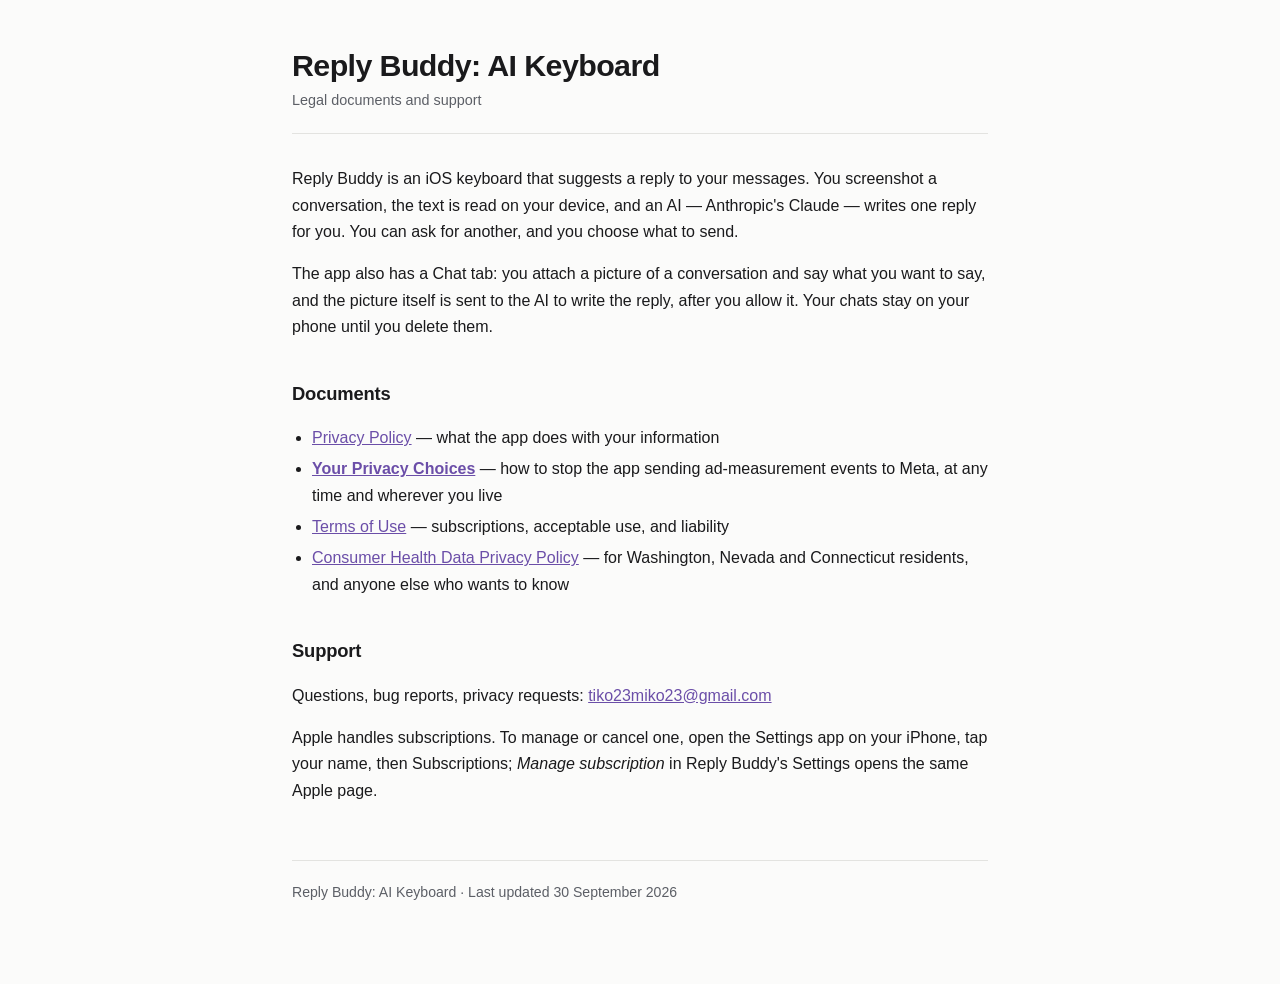
<file: index.html>
<!DOCTYPE html>
<html lang="en">
<head>
<meta charset="utf-8">
<meta name="viewport" content="width=device-width, initial-scale=1">
<title>Reply Buddy · Legal</title>
<link rel="stylesheet" href="style.css">
</head>
<body>
<div class="wrap">
<header>
  <h1>Reply Buddy: AI Keyboard</h1>
  <p class="meta">Legal documents and support</p>
</header>

<p>Reply Buddy is an iOS keyboard that suggests a reply to your messages. You screenshot a
conversation, the text is read on your device, and an AI — Anthropic's Claude — writes one reply for
you. You can ask for another, and you choose what to send.</p>
<p>The app also has a Chat tab: you attach a picture of a conversation and say what you want to say,
and the picture itself is sent to the AI to write the reply, after you allow it. Your chats stay on your phone
until you delete them.</p>

<h2>Documents</h2>
<ul>
  <li><a href="privacy.html">Privacy Policy</a> — what the app does with your information</li>
  <li><a href="privacy.html#opt-out"><strong>Your Privacy Choices</strong></a> — how to stop the app
      sending ad-measurement events to Meta, at any time and wherever you live</li>
  <li><a href="terms.html">Terms of Use</a> — subscriptions, acceptable use, and liability</li>
  <li><a href="consumer-health-data.html">Consumer Health Data Privacy Policy</a> — for Washington, Nevada and
      Connecticut residents, and anyone else who wants to know</li>
</ul>

<h2>Support</h2>
<p>Questions, bug reports, privacy requests:
<a href="mailto:tiko23miko23@gmail.com">tiko23miko23@gmail.com</a></p>
<p>Apple handles subscriptions. To manage or cancel one, open the Settings app on your iPhone, tap your
name, then Subscriptions; <em>Manage subscription</em> in Reply Buddy's Settings opens the same Apple
page.</p>

<footer>Reply Buddy: AI Keyboard · Last updated 30 September 2026</footer>
</div>
</body>
</html>
</file>
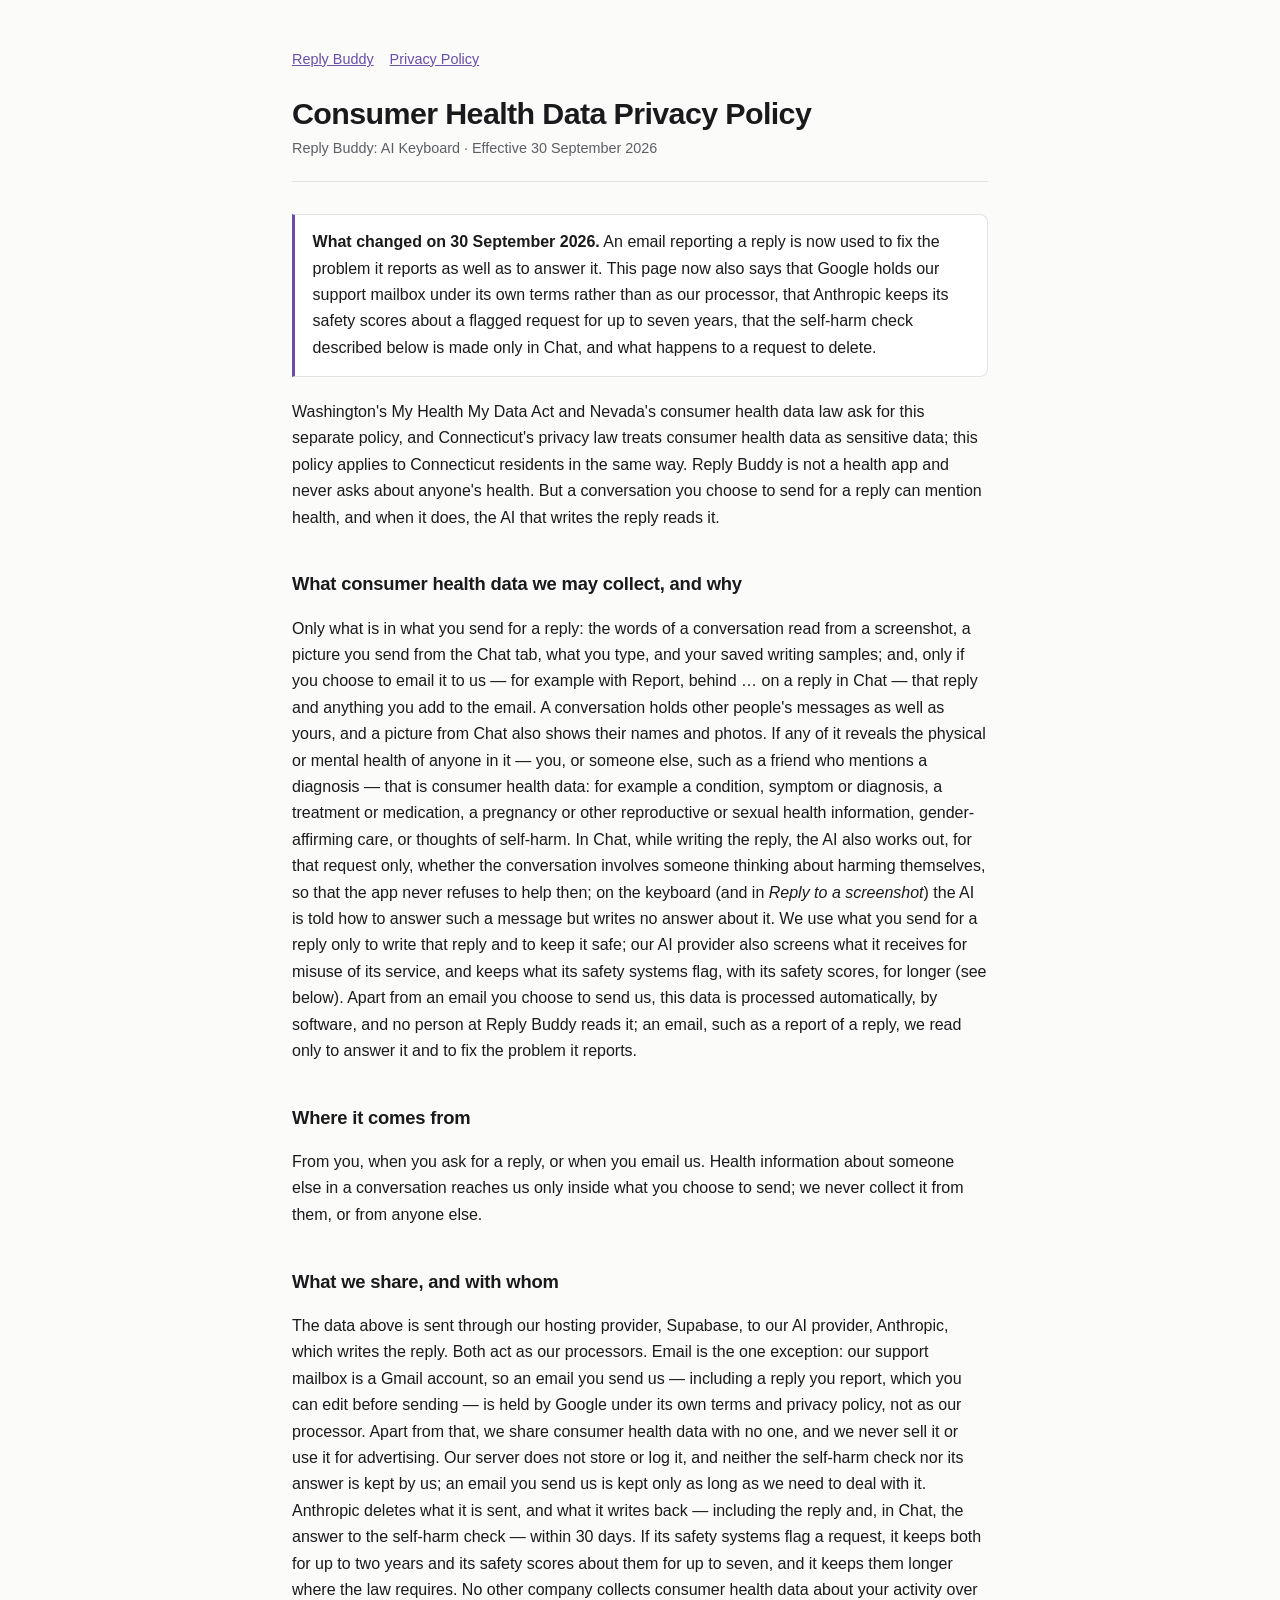
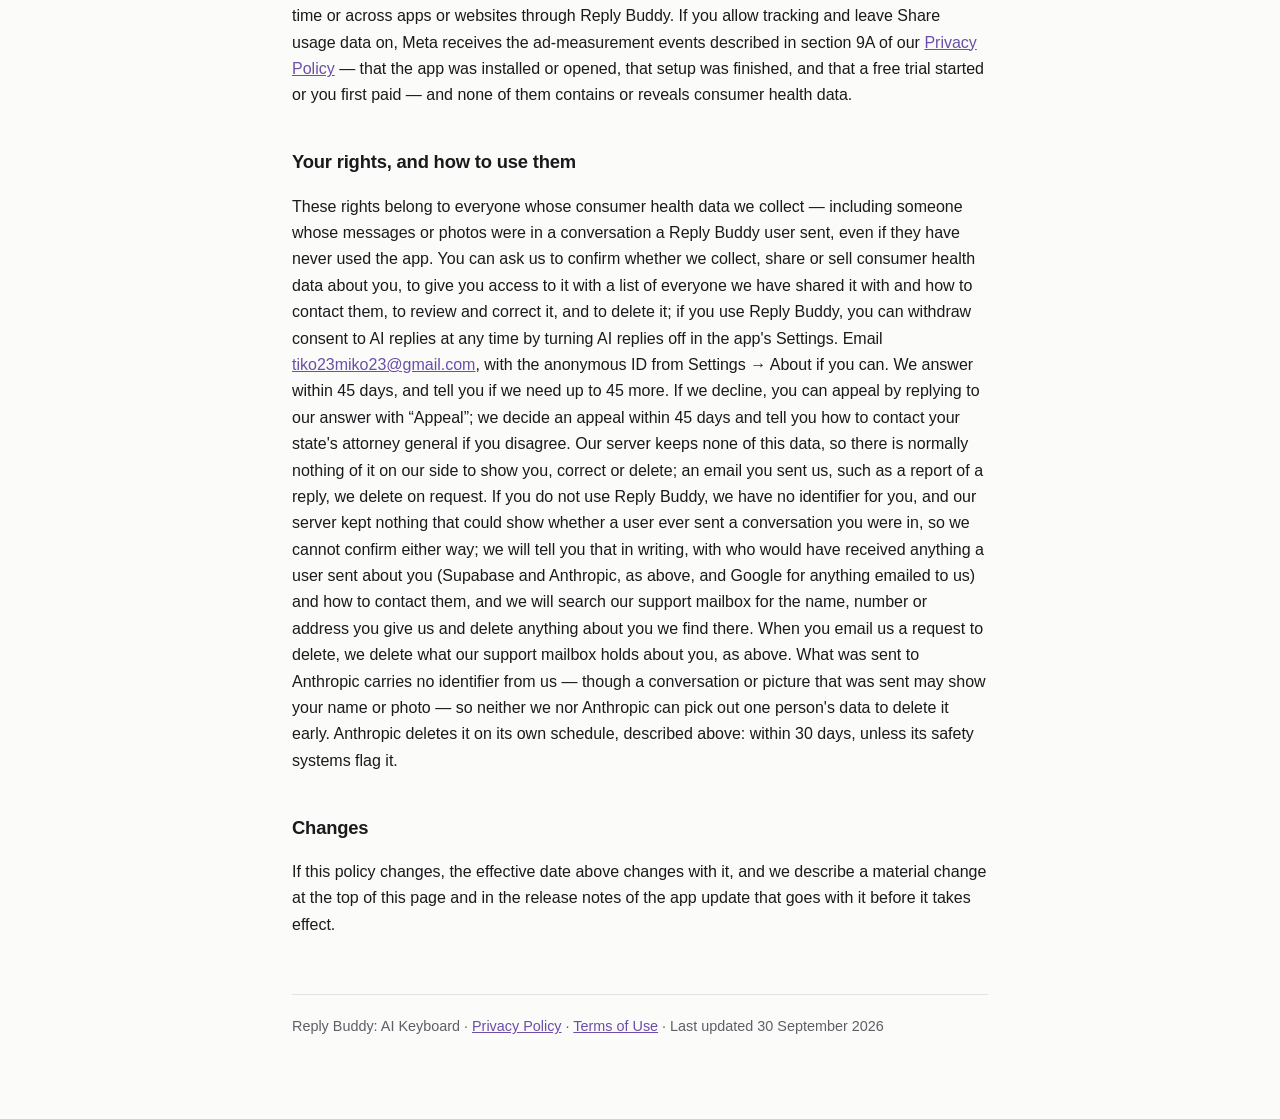
<file: consumer-health-data.html>
<!DOCTYPE html>
<html lang="en">
<head>
<meta charset="utf-8">
<meta name="viewport" content="width=device-width, initial-scale=1">
<title>Consumer Health Data Privacy Policy · Reply Buddy</title>
<link rel="stylesheet" href="style.css">
</head>
<body>
<div class="wrap">
<nav class="top"><a href="./">Reply Buddy</a><a href="privacy.html">Privacy Policy</a></nav>

<header>
  <h1>Consumer Health Data Privacy Policy</h1>
  <p class="meta">Reply Buddy: AI Keyboard · Effective 30 September 2026</p>
</header>

<div class="note">
  <p><strong>What changed on 30 September 2026.</strong> An email reporting a reply is now used to fix
  the problem it reports as well as to answer it. This page now also says that Google holds our support
  mailbox under its own terms rather than as our processor, that Anthropic keeps its safety scores about
  a flagged request for up to seven years, that the self-harm check described below is made only in
  Chat, and what happens to a request to delete.</p>
</div>

<p>Washington's My Health My Data Act and Nevada's consumer health data law ask for this separate
policy, and Connecticut's privacy law treats consumer health data as sensitive data; this policy
applies to Connecticut residents in the same way. Reply Buddy is not a health app and never asks about anyone's health. But a conversation you
choose to send for a reply can mention health, and when it does, the AI that writes the reply reads
it.</p>

<h2>What consumer health data we may collect, and why</h2>
<p>Only what is in what you send for a reply: the words of a conversation read from a screenshot, a
picture you send from the Chat tab, what you type, and your saved writing samples; and, only if you
choose to email it to us — for example with Report, behind … on a reply in Chat — that reply and anything you add to the email. A conversation holds other people's messages as well as yours, and a
picture from Chat also shows their names and photos. If any of it reveals the physical or mental health
of anyone in it — you, or someone else, such as a friend who mentions a diagnosis — that is consumer
health data: for example a condition, symptom or diagnosis, a treatment or medication, a pregnancy or
other reproductive or sexual health information, gender-affirming care, or thoughts of self-harm. In
Chat, while writing the reply, the AI also works out, for that request only, whether the conversation
involves someone thinking about harming themselves, so that the app never refuses to help then; on the
keyboard (and in <em>Reply to a screenshot</em>) the AI is told how to answer such a message but writes no answer
about it. We use what you send for a reply only to write that reply and to keep it safe; our AI provider
also screens what it receives for misuse of its service, and keeps what its safety systems flag, with
its safety scores, for longer (see below). Apart
from an email you choose to send us, this data is processed automatically, by software, and no person
at Reply Buddy reads it; an email, such as a report of a reply, we read only to answer it and to fix the
problem it reports.</p>

<h2>Where it comes from</h2>
<p>From you, when you ask for a reply, or when you email us. Health information about someone else in a
conversation reaches us only inside what you choose to send; we never collect it from them, or from
anyone else.</p>

<h2>What we share, and with whom</h2>
<p>The data above is sent through our hosting provider, Supabase, to our AI provider, Anthropic, which
writes the reply. Both act as our processors. Email is the one exception: our support mailbox is a
Gmail account, so an email you send us — including a reply you report, which you can edit before
sending — is held by Google under its own terms and privacy policy, not as our processor. Apart from
that, we share consumer health data with no one, and we never sell it or use it for advertising. Our
server does not store or log it, and neither the self-harm check nor its answer is kept by us; an email
you send us is kept only as long as we need to deal with it. Anthropic deletes what it is sent, and what
it writes back — including the reply and, in Chat, the answer to the self-harm check — within 30 days.
If its safety systems flag a request, it keeps both for up to two years and its safety scores about
them for up to seven, and it keeps them longer where the law requires. No other
company collects consumer health data about your activity over time or across apps or websites
through Reply Buddy. If you allow tracking and leave Share usage data on, Meta receives the
ad-measurement events described in section 9A of our <a href="privacy.html">Privacy Policy</a> — that
the app was installed or opened, that setup was finished, and that a free trial started or you first
paid — and none of them contains or reveals consumer health data.</p>

<h2>Your rights, and how to use them</h2>
<p>These rights belong to everyone whose consumer health data we collect — including someone whose
messages or photos were in a conversation a Reply Buddy user sent, even if they have never used the
app. You can ask us to confirm whether we collect, share or sell consumer health data about you, to give
you access to it with a list of everyone we have shared it with and how to contact them, to review and
correct it, and to delete it; if you use Reply Buddy, you can withdraw consent to AI replies at any time
by turning AI replies off in the app's Settings. Email
<a href="mailto:tiko23miko23@gmail.com">tiko23miko23@gmail.com</a>, with the anonymous ID from Settings →
About if you can. We answer within 45 days, and tell you if we need up to 45 more. If we decline, you can
appeal by replying to our answer with &ldquo;Appeal&rdquo;; we decide an appeal within 45 days and tell
you how to contact your state's attorney general if you disagree. Our server keeps none of this data, so there
is normally nothing of it on our side to show you, correct or delete; an email you sent us, such as a
report of a reply, we delete on request. If you do not use Reply Buddy, we have no identifier for you, and our
server kept nothing that could show whether a user ever sent a conversation you were in, so we cannot
confirm either way; we will tell you that in writing, with who would have received anything a user sent
about you (Supabase and Anthropic, as above, and Google for anything emailed to us) and how to contact
them, and we will search our support mailbox for the name, number or address you give us and delete
anything about you we find there. When you email us a request to delete, we delete what our support
mailbox holds about you, as above. What was sent to Anthropic carries no identifier from us — though a
conversation or picture that was sent may show your name or photo — so neither we nor Anthropic can pick
out one person's data to delete it early. Anthropic deletes it on its own schedule, described above:
within 30 days, unless its safety systems flag it.</p>

<h2>Changes</h2>
<p>If this policy changes, the effective date above changes with it, and we describe a material change
at the top of this page and in the release notes of the app update that goes with it before it takes
effect.</p>

<footer>
  <p class="meta">Reply Buddy: AI Keyboard · <a href="privacy.html">Privacy Policy</a> ·
  <a href="terms.html">Terms of Use</a> · Last updated 30 September 2026</p>
</footer>

</div>
</body>
</html>
</file>
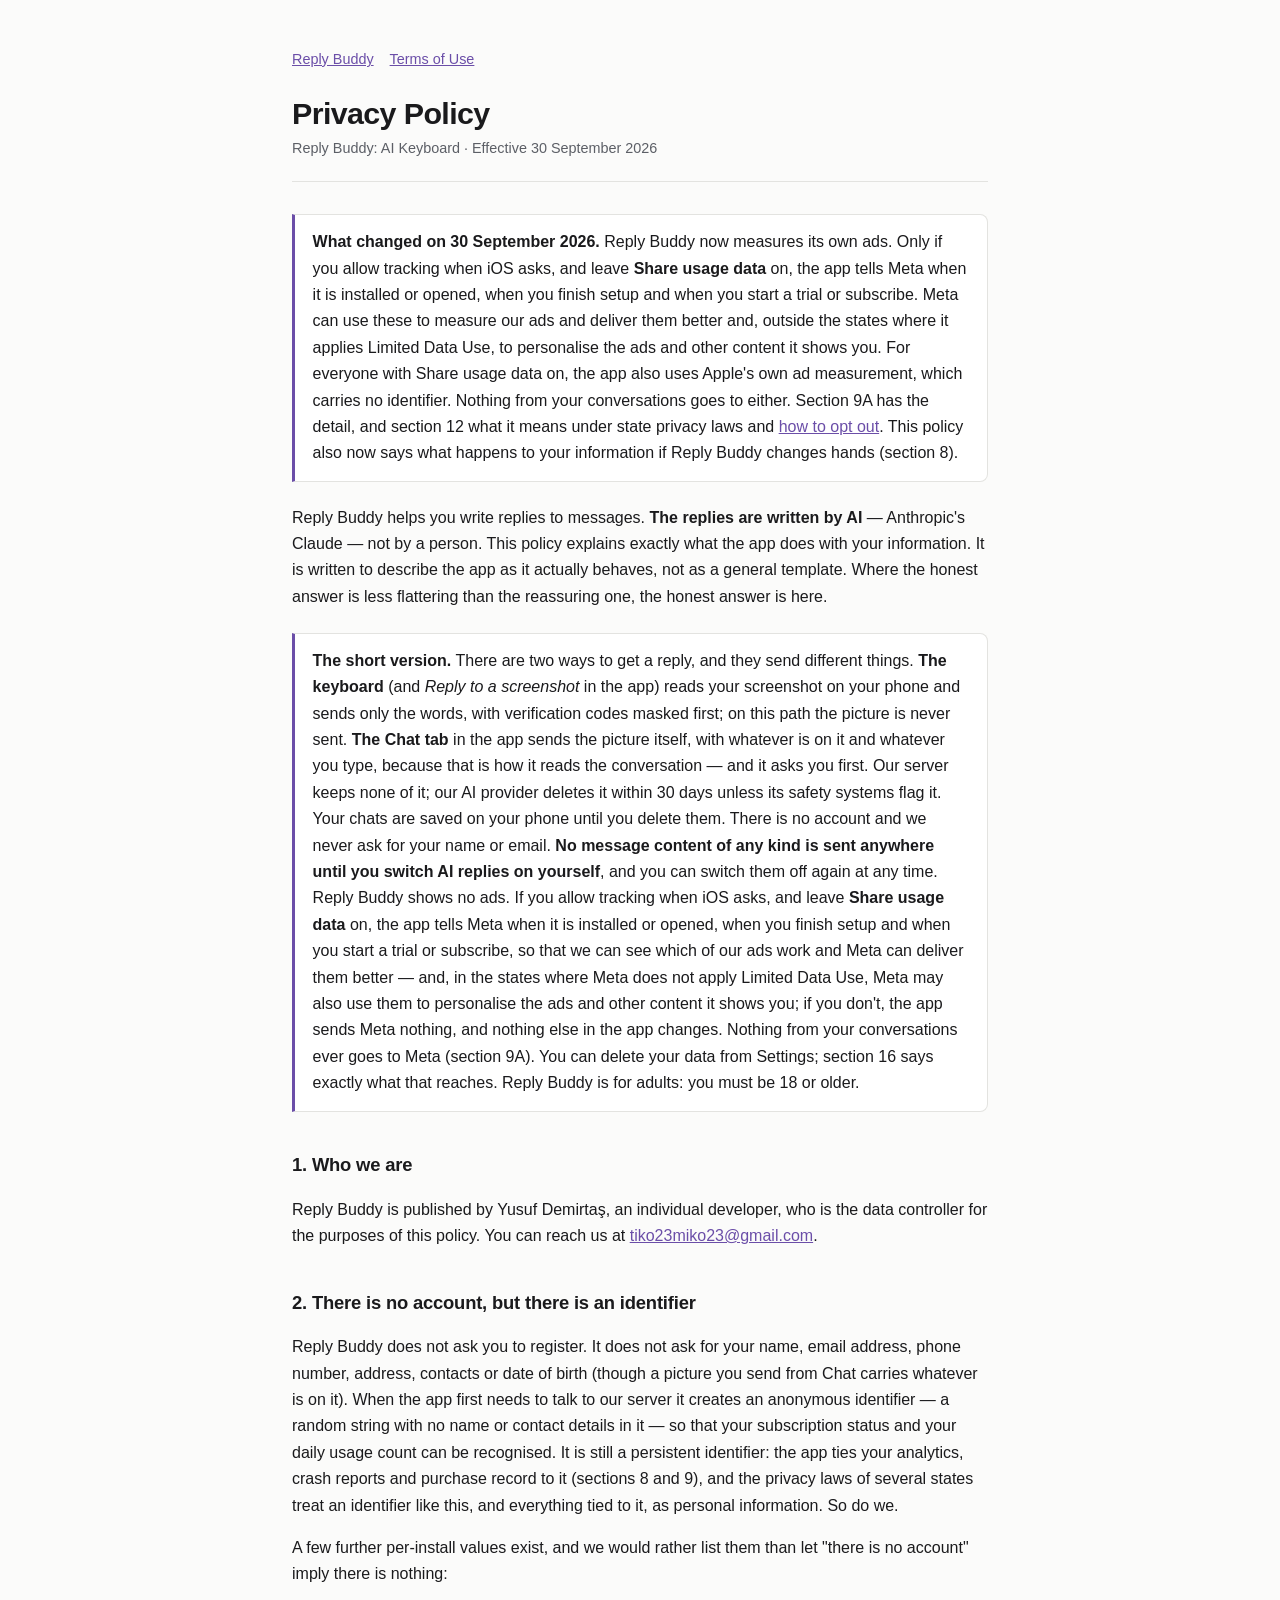
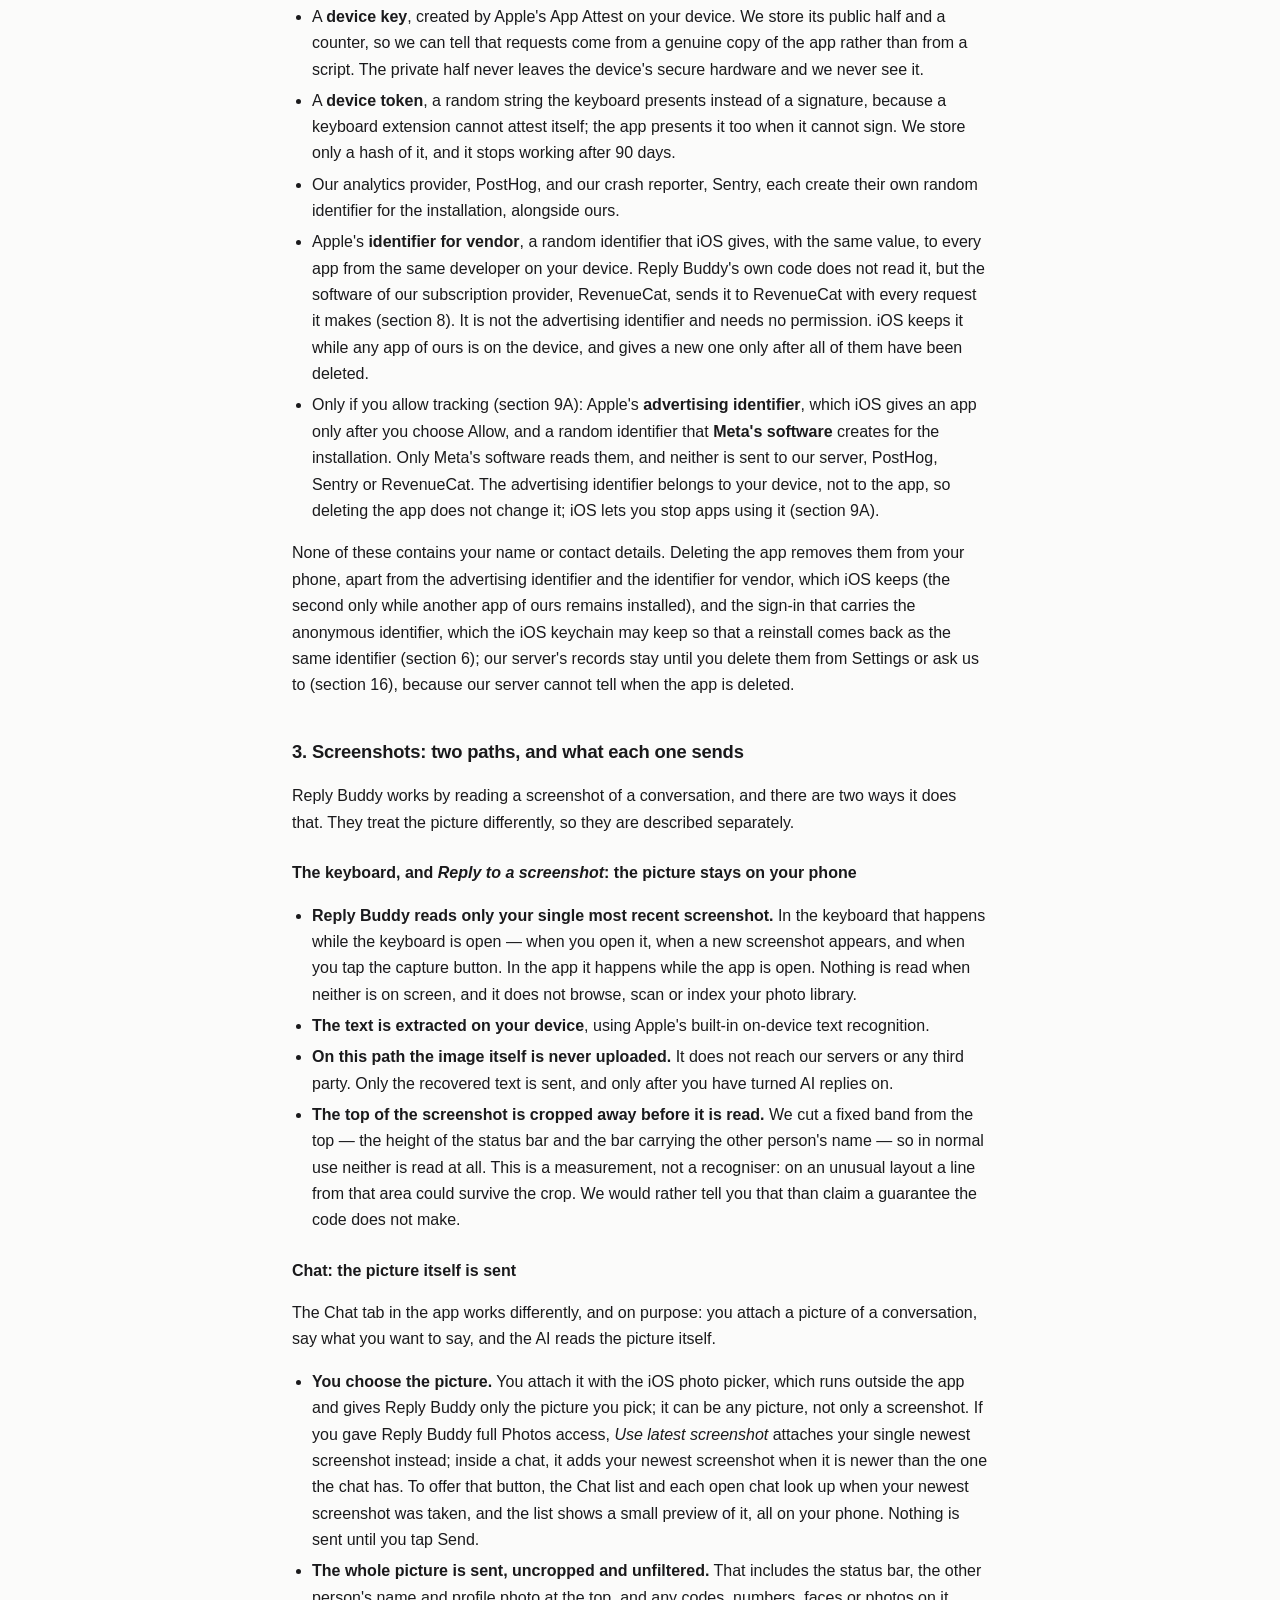
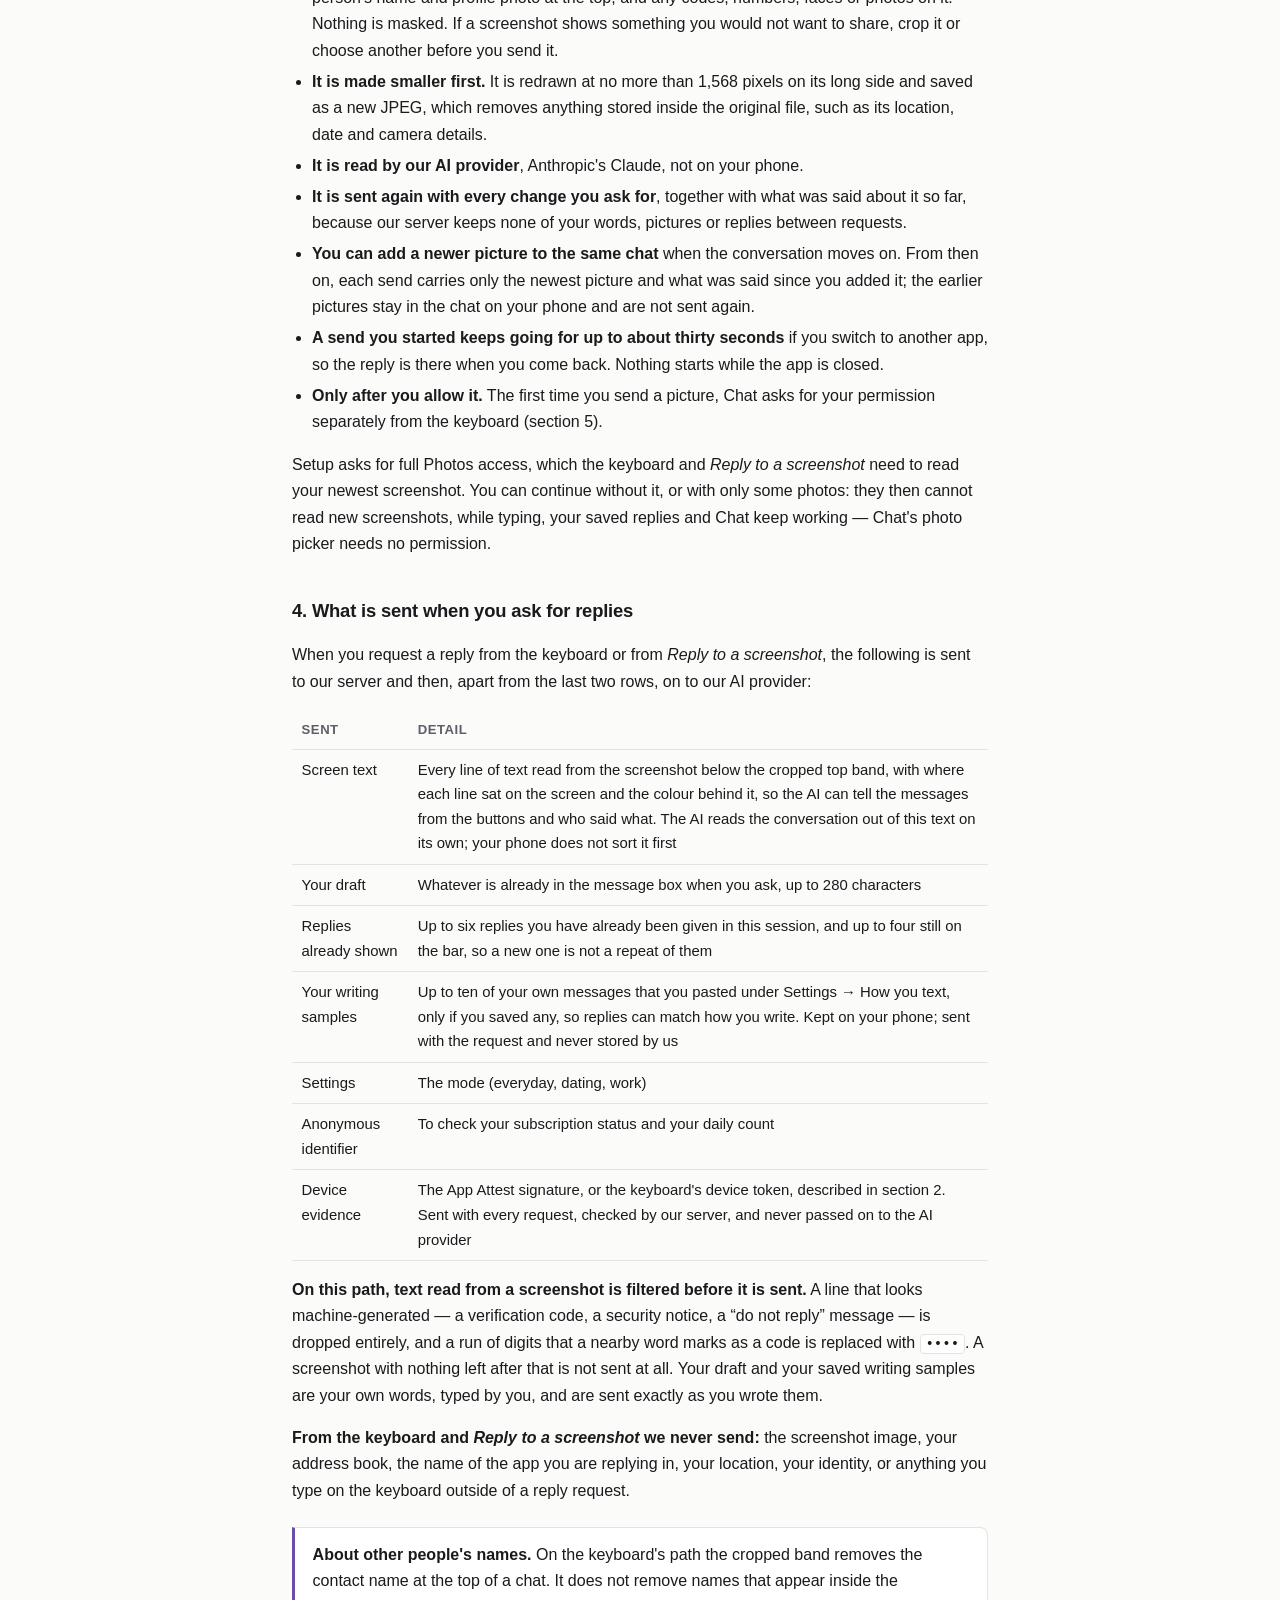
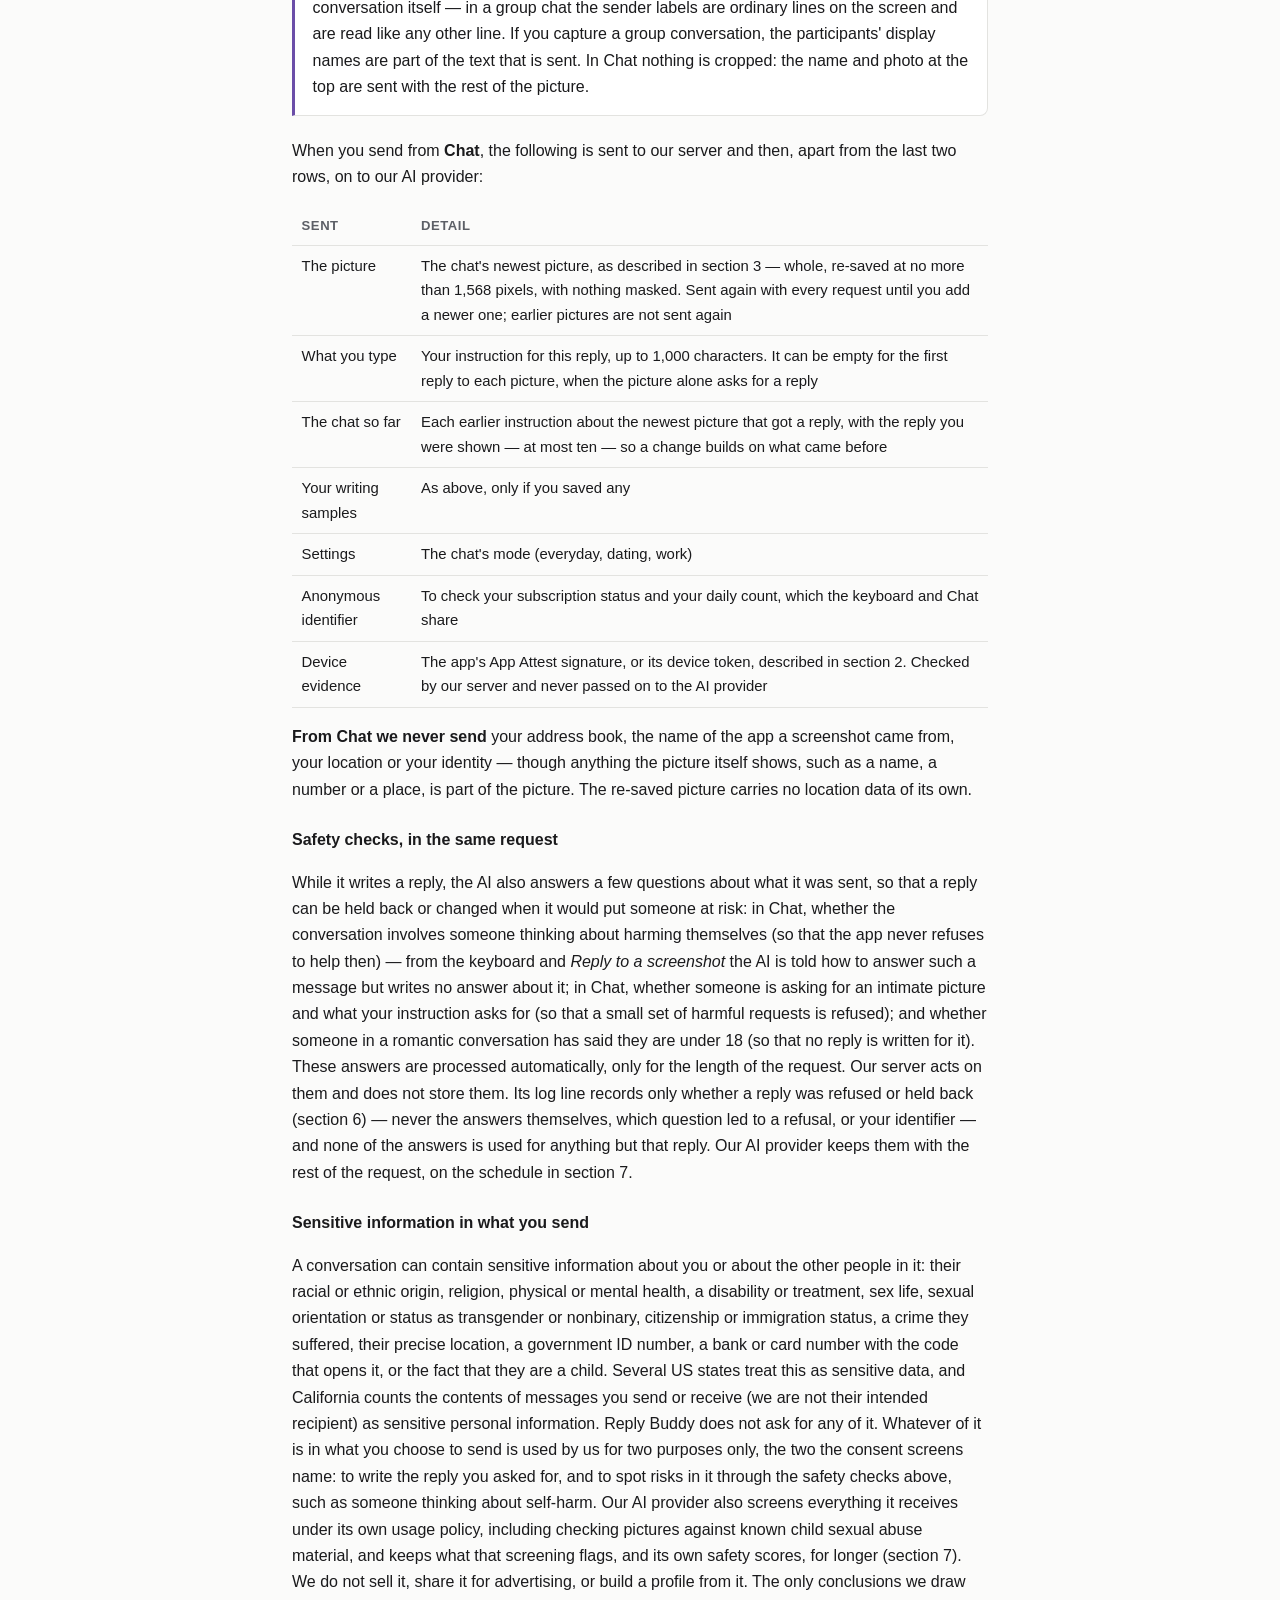
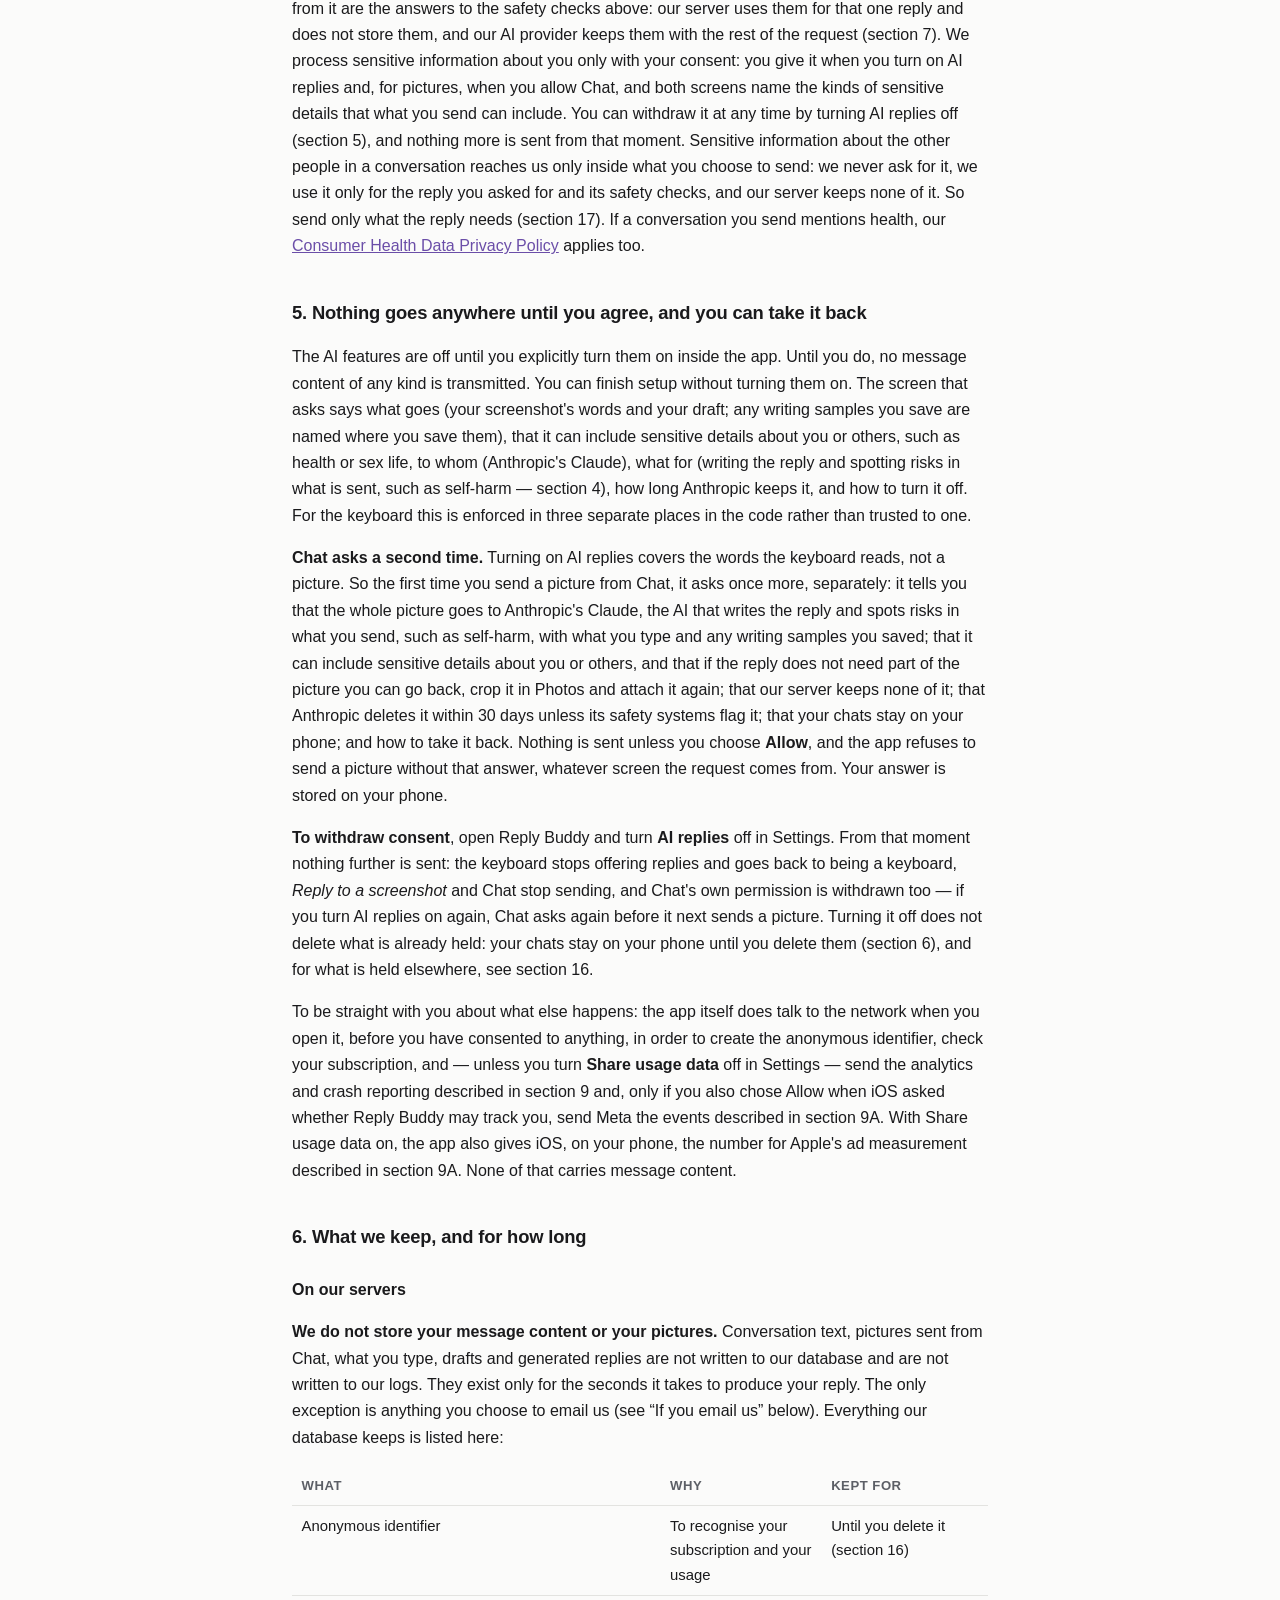
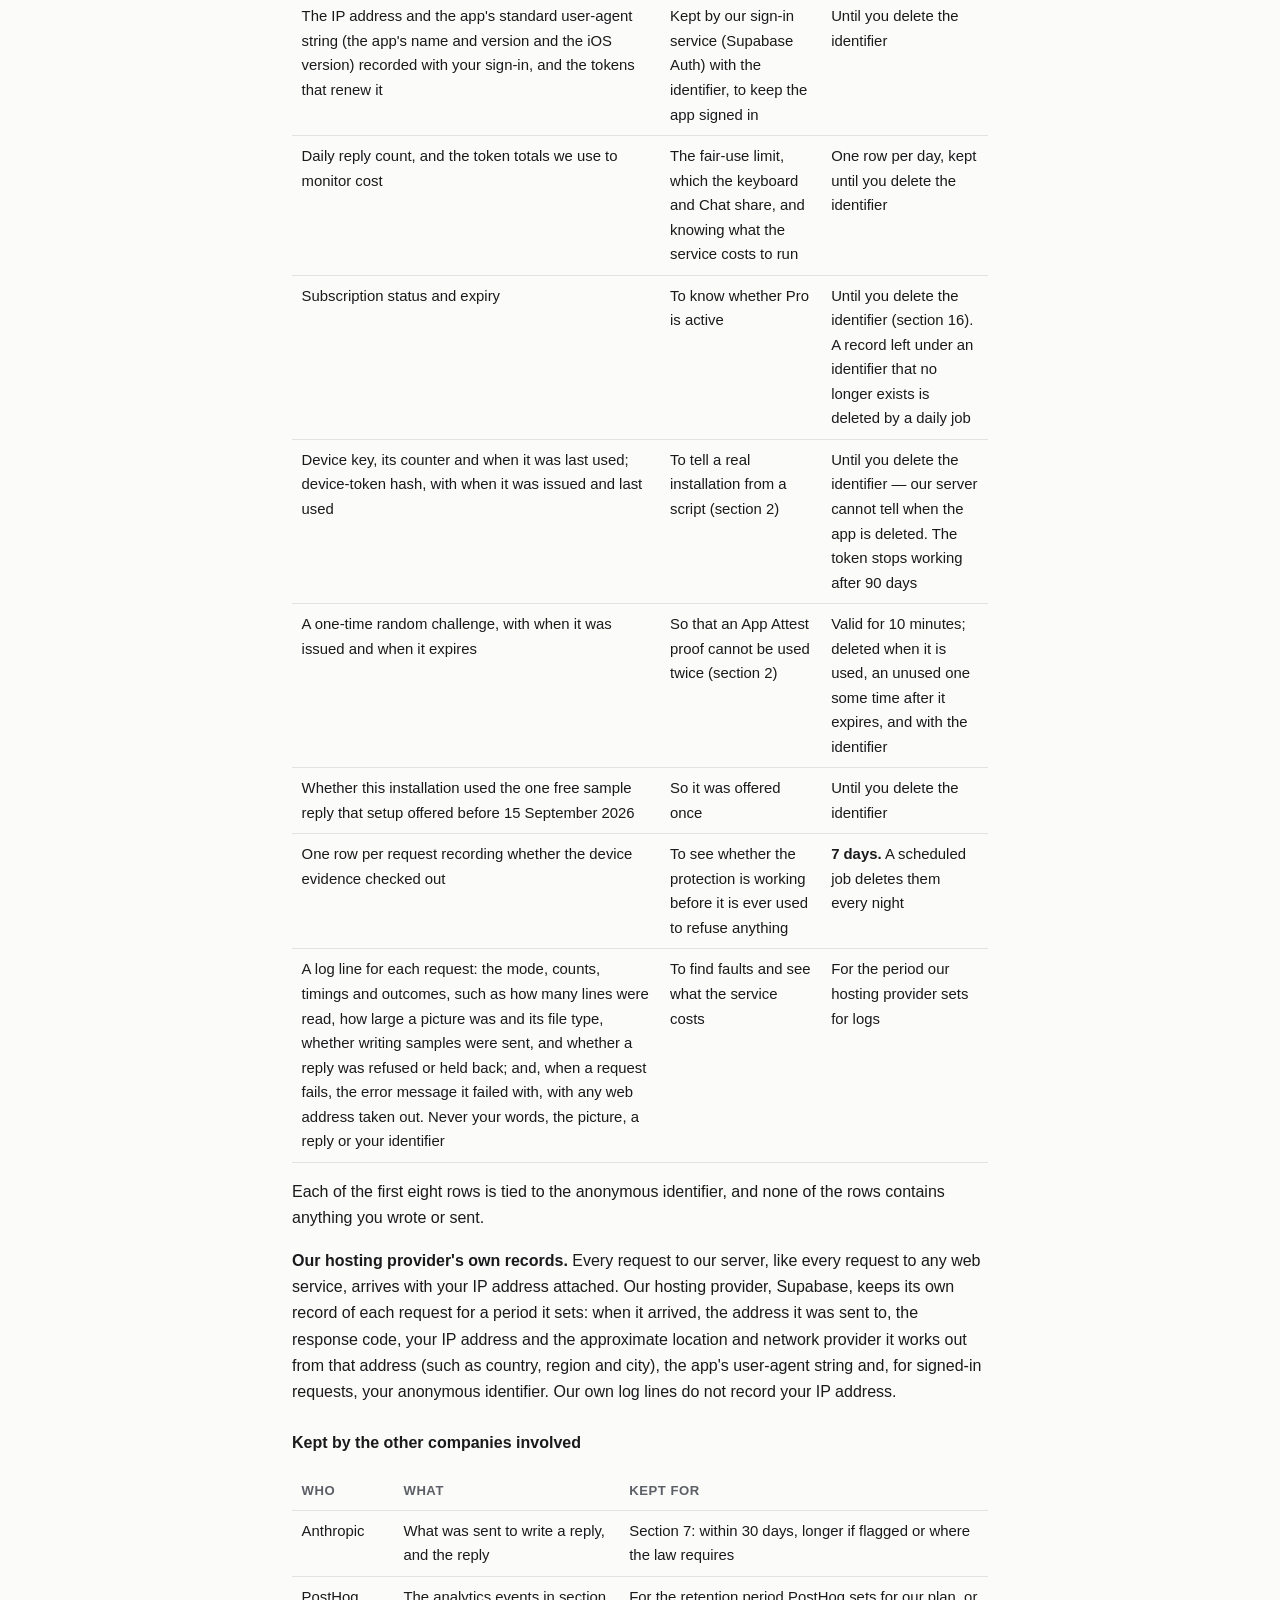
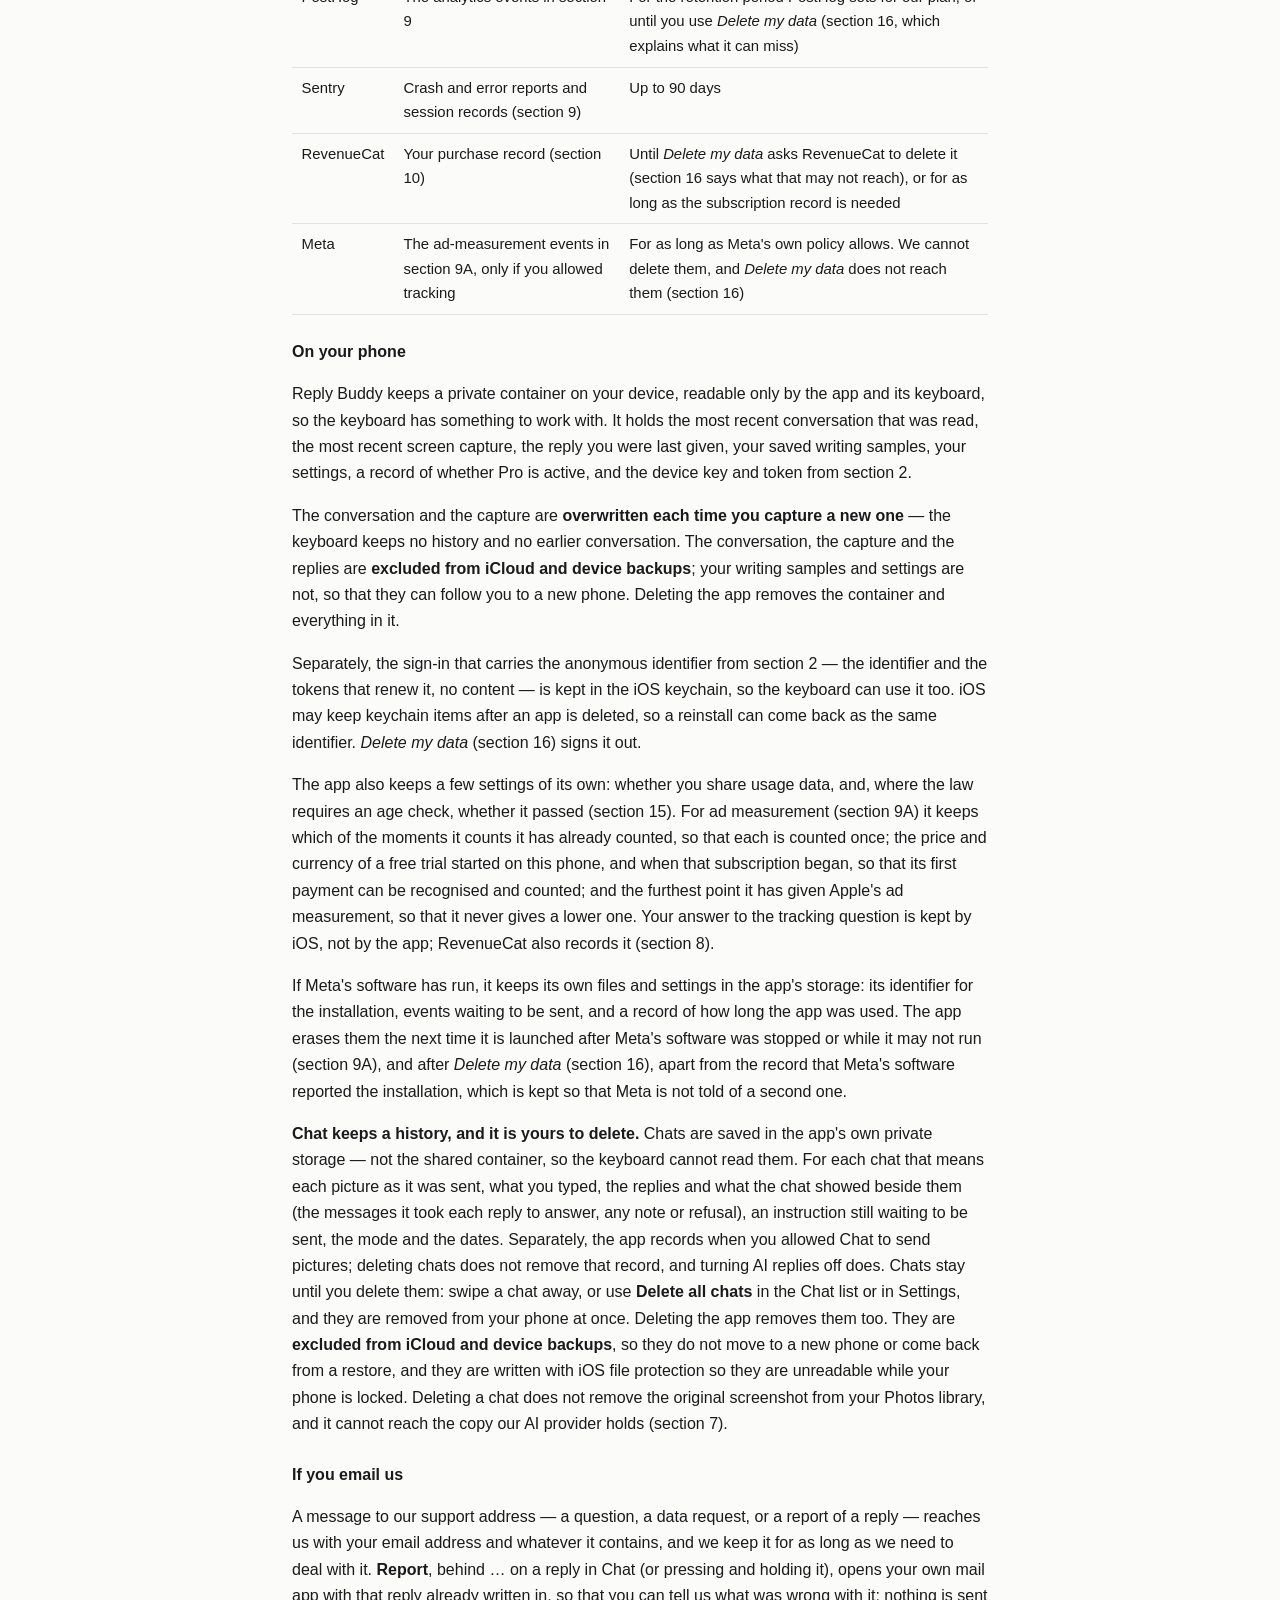
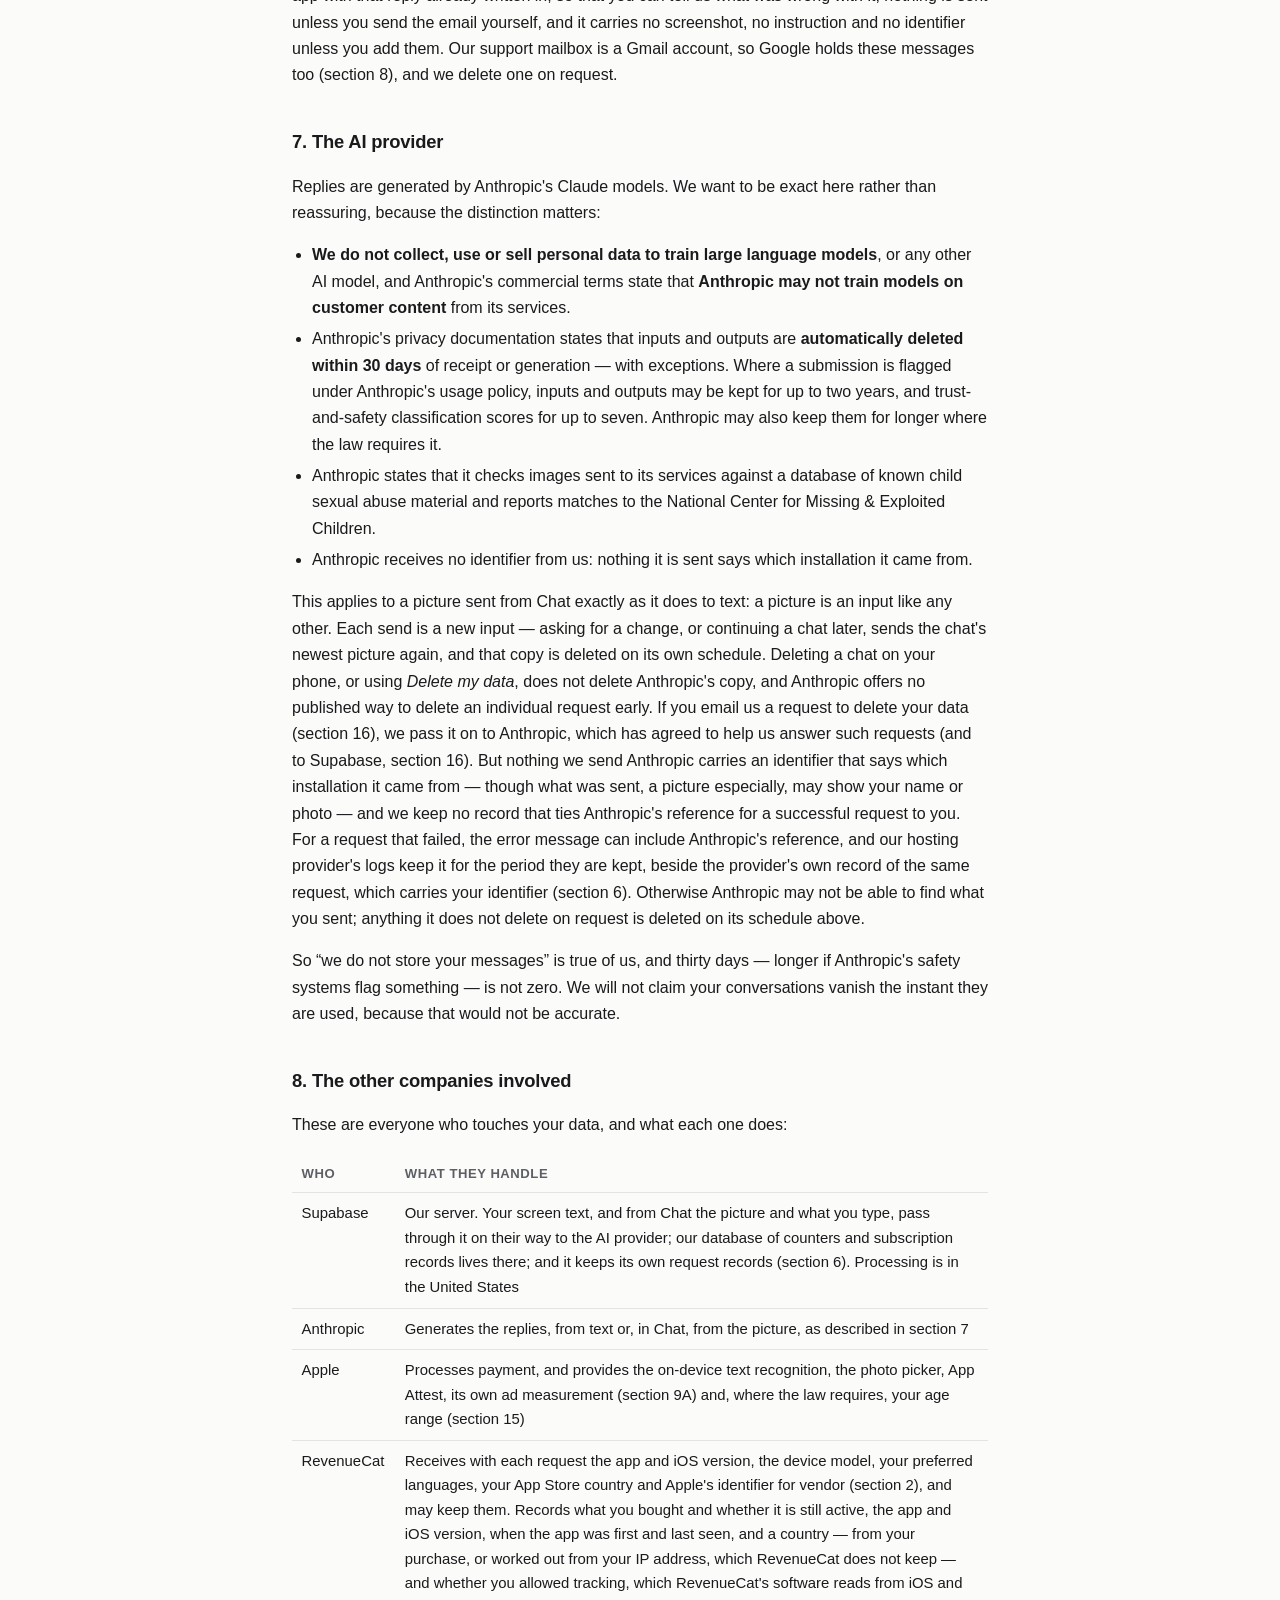
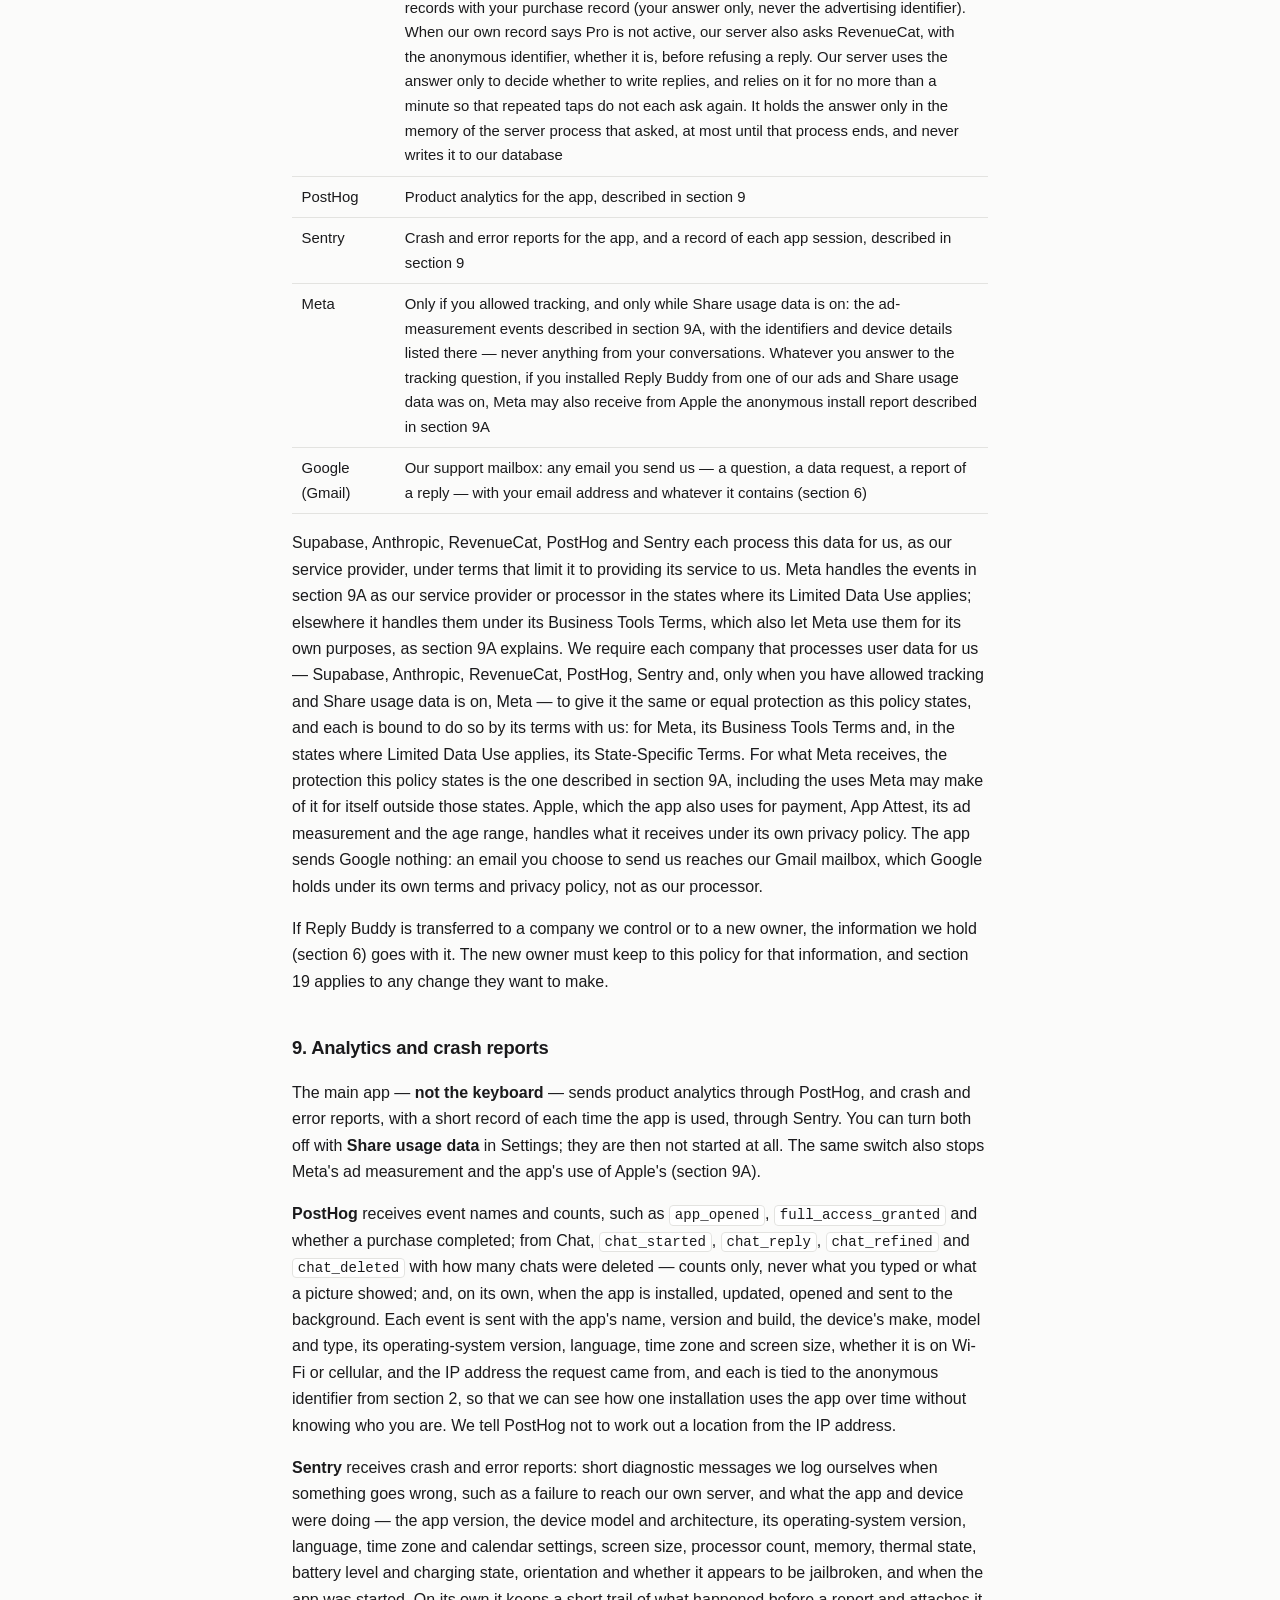
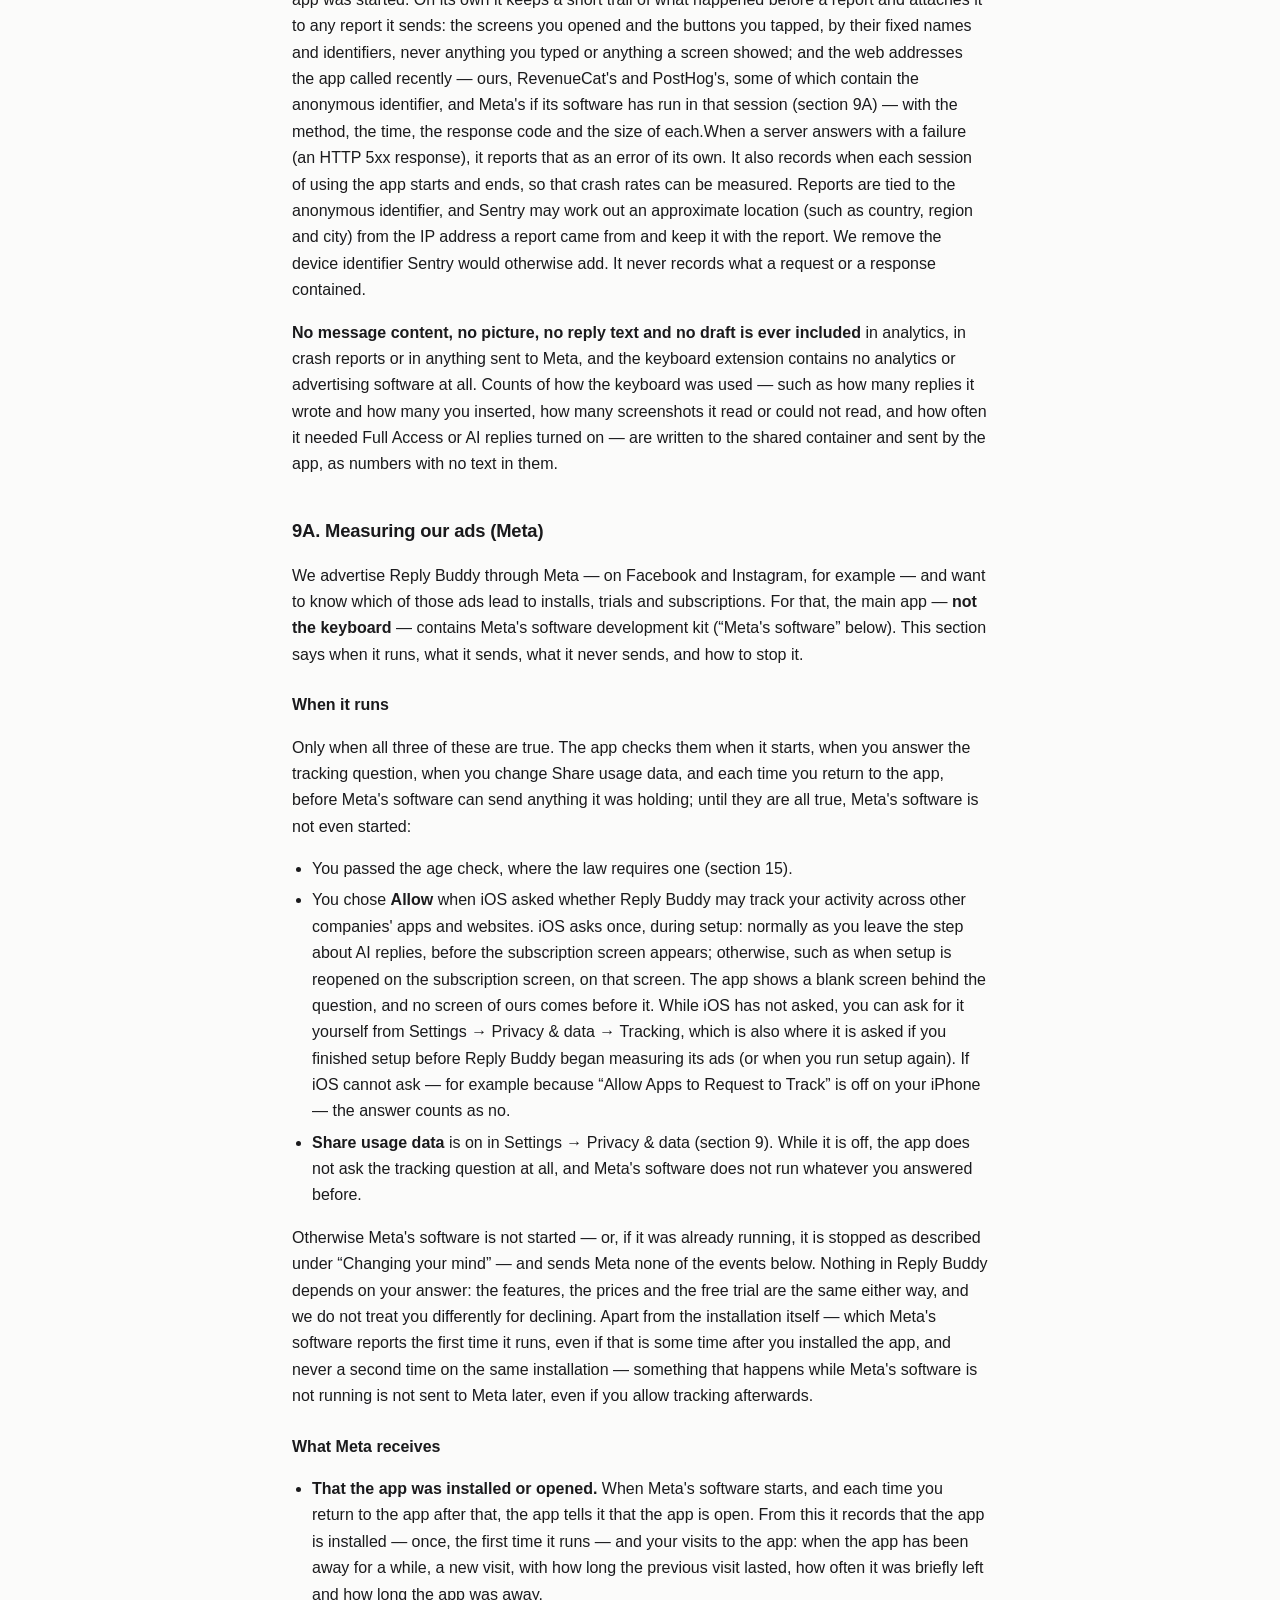
<file: privacy.html>
<!DOCTYPE html>
<html lang="en">
<head>
<meta charset="utf-8">
<meta name="viewport" content="width=device-width, initial-scale=1">
<title>Privacy Policy · Reply Buddy</title>
<link rel="stylesheet" href="style.css">
</head>
<body>
<div class="wrap">
<nav class="top"><a href="./">Reply Buddy</a><a href="terms.html">Terms of Use</a></nav>

<header>
  <h1>Privacy Policy</h1>
  <p class="meta">Reply Buddy: AI Keyboard · Effective 30 September 2026</p>
</header>

<div class="note">
  <p><strong>What changed on 30 September 2026.</strong> Reply Buddy now measures its own ads. Only if you
  allow tracking when iOS asks, and leave <strong>Share usage data</strong> on, the app tells Meta when it
  is installed or opened, when you finish setup and when you start a trial or subscribe. Meta can use these
  to measure our ads and deliver them better and, outside the states where it applies Limited Data Use, to
  personalise the ads and other content it shows you. For everyone with Share usage data on, the app also
  uses Apple's own ad measurement, which carries no identifier. Nothing from
  your conversations goes to either. Section 9A has the detail, and section 12 what it means under state
  privacy laws and <a href="#opt-out">how to opt out</a>. This policy also now says what happens to your
  information if Reply Buddy changes hands (section 8).</p>
</div>

<p>Reply Buddy helps you write replies to messages. <strong>The replies are written by AI</strong> —
Anthropic's Claude — not by a person. This policy explains exactly what the app does with your
information. It is written to describe the app as it actually behaves, not as a general template.
Where the honest answer is less flattering than the reassuring one, the honest answer is here.</p>

<div class="note">
  <p><strong>The short version.</strong> There are two ways to get a reply, and they send different
  things. <strong>The keyboard</strong> (and <em>Reply to a screenshot</em> in the app) reads your
  screenshot on your phone and sends only the words, with verification codes masked first; on this path
  the picture is never sent. <strong>The Chat tab</strong> in the app sends the picture itself, with
  whatever is on it and whatever you type, because that is how it reads the conversation — and it asks
  you first. Our server keeps none of it; our AI provider deletes it within 30 days unless its safety
  systems flag it. Your chats are saved on your phone until you delete them. There is no account and we
  never ask for your name or email. <strong>No message content of any kind is sent anywhere until you
  switch AI replies on yourself</strong>, and you can switch them off again at any time. Reply Buddy shows
  no ads. If you allow tracking when iOS asks, and leave <strong>Share usage data</strong> on,
  the app tells Meta when it is installed or opened, when you finish setup and when you start a trial or
  subscribe, so that we can see which of our ads work and Meta can deliver them better — and, in the
  states where Meta does not apply Limited Data Use, Meta may also use them to personalise the ads and
  other content it shows you; if you don't, the app sends Meta nothing, and
  nothing else in the app changes. Nothing from your conversations ever goes to Meta (section 9A). You
  can delete your data from Settings; section 16 says exactly what that reaches. Reply Buddy is for
  adults: you must be 18 or older.</p>
</div>

<h2>1. Who we are</h2>
<p>Reply Buddy is published by Yusuf Demirtaş, an individual developer, who is the data controller for
the purposes of this policy. You can reach us at
<a href="mailto:tiko23miko23@gmail.com">tiko23miko23@gmail.com</a>.</p>

<h2>2. There is no account, but there is an identifier</h2>
<p>Reply Buddy does not ask you to register. It does not ask for your name, email address, phone
number, address, contacts or date of birth (though a picture you send from Chat carries whatever is on
it). When the app first needs to talk to our server it creates an anonymous identifier — a random
string with no name or contact details in it — so that your subscription status and your daily usage
count can be recognised. It is still a persistent identifier: the app ties your analytics, crash
reports and purchase record to it (sections 8 and 9), and the privacy laws of several states treat an
identifier like this, and everything tied to it, as personal information. So do we.</p>

<p>A few further per-install values exist, and we would rather list them than let "there is no account"
imply there is nothing:</p>

<ul>
  <li>A <strong>device key</strong>, created by Apple's App Attest on your device. We store its public
      half and a counter, so we can tell that requests come from a genuine copy of the app rather than
      from a script. The private half never leaves the device's secure hardware and we never see it.</li>
  <li>A <strong>device token</strong>, a random string the keyboard presents instead of a signature,
      because a keyboard extension cannot attest itself; the app presents it too when it cannot sign. We
      store only a hash of it, and it stops working after 90 days.</li>
  <li>Our analytics provider, PostHog, and our crash reporter, Sentry, each create their own random
      identifier for the installation, alongside ours.</li>
  <li>Apple's <strong>identifier for vendor</strong>, a random identifier that iOS gives, with the same
      value, to every app from the same developer on your device. Reply Buddy's own code does not read
      it, but the software of our subscription provider, RevenueCat, sends it to RevenueCat with every
      request it makes (section 8). It is not the advertising identifier and needs no permission. iOS
      keeps it while any app of ours is on the device, and gives a new one only after all of them have
      been deleted.</li>
  <li>Only if you allow tracking (section 9A): Apple's <strong>advertising identifier</strong>, which iOS
      gives an app only after you choose Allow, and a random identifier that <strong>Meta's
      software</strong> creates for the installation. Only Meta's software reads them, and neither is sent
      to our server, PostHog, Sentry or RevenueCat. The advertising identifier belongs to your device, not
      to the app, so deleting the app does not change it; iOS lets you stop apps using it (section 9A).</li>
</ul>

<p>None of these contains your name or contact details. Deleting the app removes them from your phone,
apart from the advertising identifier and the identifier for vendor, which iOS keeps (the second only
while another app of ours remains installed), and the sign-in that carries the anonymous identifier,
which the iOS keychain may keep so that a reinstall comes back as the same identifier (section 6); our
server's records stay until you delete them from
Settings or ask us to (section 16), because our server cannot tell when the app is deleted.</p>

<h2>3. Screenshots: two paths, and what each one sends</h2>
<p>Reply Buddy works by reading a screenshot of a conversation, and there are two ways it does that.
They treat the picture differently, so they are described separately.</p>

<h3>The keyboard, and <em>Reply to a screenshot</em>: the picture stays on your phone</h3>
<ul>
  <li><strong>Reply Buddy reads only your single most recent screenshot.</strong> In the keyboard that
      happens while the keyboard is open — when you open it, when a new screenshot appears, and when
      you tap the capture button. In the app it happens while the app is open. Nothing is read when
      neither is on screen, and it does not browse, scan or index your photo library.</li>
  <li><strong>The text is extracted on your device</strong>, using Apple's built-in on-device text
      recognition.</li>
  <li><strong>On this path the image itself is never uploaded.</strong> It does not reach our servers
      or any third party. Only the recovered text is sent, and only after you have turned AI replies
      on.</li>
  <li><strong>The top of the screenshot is cropped away before it is read.</strong> We cut a fixed band
      from the top — the height of the status bar and the bar carrying the other person's name — so in
      normal use neither is read at all. This is a measurement, not a recogniser: on an unusual layout
      a line from that area could survive the crop. We would rather tell you that than claim a
      guarantee the code does not make.</li>
</ul>

<h3>Chat: the picture itself is sent</h3>
<p>The Chat tab in the app works differently, and on purpose: you attach a picture of a conversation,
say what you want to say, and the AI reads the picture itself.</p>
<ul>
  <li><strong>You choose the picture.</strong> You attach it with the iOS photo picker, which runs
      outside the app and gives Reply Buddy only the picture you pick; it can be any picture, not only
      a screenshot. If you gave Reply Buddy full Photos access, <em>Use latest screenshot</em> attaches
      your single newest screenshot instead; inside a chat, it adds your newest screenshot when it is
      newer than the one the chat has. To offer that button, the Chat list and each open chat look up
      when your newest screenshot was taken, and the list shows a small preview of it, all on your
      phone. Nothing is sent until you tap Send.</li>
  <li><strong>The whole picture is sent, uncropped and unfiltered.</strong> That includes the status
      bar, the other person's name and profile photo at the top, and any codes, numbers, faces or
      photos on it. Nothing is masked. If a screenshot shows something you would not want to share,
      crop it or choose another before you send it.</li>
  <li><strong>It is made smaller first.</strong> It is redrawn at no more than 1,568 pixels on its long
      side and saved as a new JPEG, which removes anything stored inside the original file, such as
      its location, date and camera details.</li>
  <li><strong>It is read by our AI provider</strong>, Anthropic's Claude, not on your phone.</li>
  <li><strong>It is sent again with every change you ask for</strong>, together with what was said
      about it so far, because our server keeps none of your words, pictures or replies between
      requests.</li>
  <li><strong>You can add a newer picture to the same chat</strong> when the conversation moves on.
      From then on, each send carries only the newest picture and what was said since you added it;
      the earlier pictures stay in the chat on your phone and are not sent again.</li>
  <li><strong>A send you started keeps going for up to about thirty seconds</strong> if you switch to
      another app, so the reply is there when you come back. Nothing starts while the app is
      closed.</li>
  <li><strong>Only after you allow it.</strong> The first time you send a picture, Chat asks for your
      permission separately from the keyboard (section 5).</li>
</ul>

<p>Setup asks for full Photos access, which the keyboard and <em>Reply to a screenshot</em> need to read
your newest screenshot. You can continue without it, or with only some photos: they then cannot read
new screenshots, while typing, your saved replies and Chat keep working — Chat's photo picker needs no
permission.</p>

<h2>4. What is sent when you ask for replies</h2>
<p>When you request a reply from the keyboard or from <em>Reply to a screenshot</em>, the following is
sent to our server and then, apart from the last two rows, on to our AI provider:</p>

<table>
  <tr><th>Sent</th><th>Detail</th></tr>
  <tr><td>Screen text</td><td>Every line of text read from the screenshot below the cropped top band,
      with where each line sat on the screen and the colour behind it, so the AI can tell the messages
      from the buttons and who said what. The AI reads the conversation out of this text on its own;
      your phone does not sort it first</td></tr>
  <tr><td>Your draft</td><td>Whatever is already in the message box when you ask, up to 280
      characters</td></tr>
  <tr><td>Replies already shown</td><td>Up to six replies you have already been given in this session,
      and up to four still on the bar, so a new one is not a repeat of them</td></tr>
  <tr><td>Your writing samples</td><td>Up to ten of your own messages that you pasted under Settings →
      How you text, only if you saved any, so replies can match how you write. Kept on your phone; sent
      with the request and never stored by us</td></tr>
  <tr><td>Settings</td><td>The mode (everyday, dating, work)</td></tr>
  <tr><td>Anonymous identifier</td><td>To check your subscription status and your daily count</td></tr>
  <tr><td>Device evidence</td><td>The App Attest signature, or the keyboard's device token, described
      in section 2. Sent with every request, checked by our server, and never passed on to the AI
      provider</td></tr>
</table>

<p><strong>On this path, text read from a screenshot is filtered before it is sent.</strong> A line
that looks machine-generated — a verification code, a security notice, a &ldquo;do not reply&rdquo;
message — is dropped entirely, and a run of digits that a nearby word marks as a code is replaced with
<code>••••</code>. A screenshot with nothing left after that is not sent at all. Your draft and your
saved writing samples are your own words, typed by you, and are sent exactly as you wrote them.</p>

<p><strong>From the keyboard and <em>Reply to a screenshot</em> we never send:</strong> the screenshot
image, your address book, the name of the app you are replying in, your location, your identity, or
anything you type on the keyboard outside of a reply request.</p>

<div class="note">
  <p><strong>About other people's names.</strong> On the keyboard's path the cropped band removes the
  contact name at the top of a chat. It does not remove names that appear inside the conversation
  itself — in a group chat the sender labels are ordinary lines on the screen and are read like any
  other line. If you capture a group conversation, the participants' display names are part of the
  text that is sent. In Chat nothing is cropped: the name and photo at the top are sent with the rest
  of the picture.</p>
</div>

<p>When you send from <strong>Chat</strong>, the following is sent to our server and then, apart from
the last two rows, on to our AI provider:</p>

<table>
  <tr><th>Sent</th><th>Detail</th></tr>
  <tr><td>The picture</td><td>The chat's newest picture, as described in section 3 — whole, re-saved
      at no more than 1,568 pixels, with nothing masked. Sent again with every request until you add a
      newer one; earlier pictures are not sent again</td></tr>
  <tr><td>What you type</td><td>Your instruction for this reply, up to 1,000 characters. It can be
      empty for the first reply to each picture, when the picture alone asks for a reply</td></tr>
  <tr><td>The chat so far</td><td>Each earlier instruction about the newest picture that got a reply,
      with the reply you were shown — at most ten — so a change builds on what came before</td></tr>
  <tr><td>Your writing samples</td><td>As above, only if you saved any</td></tr>
  <tr><td>Settings</td><td>The chat's mode (everyday, dating, work)</td></tr>
  <tr><td>Anonymous identifier</td><td>To check your subscription status and your daily count, which
      the keyboard and Chat share</td></tr>
  <tr><td>Device evidence</td><td>The app's App Attest signature, or its device token, described in
      section 2. Checked by our server and never passed on to the AI provider</td></tr>
</table>

<p><strong>From Chat we never send</strong> your address book, the name of the app a screenshot came
from, your location or your identity — though anything the picture itself shows, such as a name, a
number or a place, is part of the picture. The re-saved picture carries no location data of its
own.</p>

<h3>Safety checks, in the same request</h3>
<p>While it writes a reply, the AI also answers a few questions about what it was sent, so that a reply
can be held back or changed when it would put someone at risk: in Chat, whether the conversation
involves someone thinking about harming themselves (so that the app never refuses to help then) — from
the keyboard and <em>Reply to a screenshot</em> the AI is told how to answer such a message but writes
no answer about it; in Chat,
whether someone is asking for an intimate picture and what your instruction asks for (so that a small
set of harmful requests is refused); and whether someone in a romantic conversation has said they are
under 18 (so that no reply is written for it). These answers are processed automatically, only for the
length of the request. Our server acts on them and does not store them. Its log line records only
whether a reply was refused or held back (section 6) — never the answers themselves, which question led
to a refusal, or your identifier — and none of the answers is used for anything but that reply. Our AI provider keeps them with the rest of the request, on the
schedule in section 7.</p>

<h3>Sensitive information in what you send</h3>
<p>A conversation can contain sensitive information about you or about the other people in it: their
racial or ethnic origin, religion, physical or mental health, a disability or treatment, sex life,
sexual orientation or status as transgender or nonbinary, citizenship or immigration status, a crime
they suffered, their precise location, a government ID number, a bank or card number with the code
that opens it, or the fact that they are a child. Several US states treat this as sensitive data, and
California counts the contents of messages you send or receive (we are not their intended recipient)
as sensitive personal information. Reply Buddy does not ask for any of it. Whatever of it is in what
you choose to send is used by us for two purposes only, the two the consent screens name: to write the
reply you asked for, and to spot risks in it through the safety checks above, such as someone thinking
about self-harm. Our AI provider also screens everything it receives under its own usage policy,
including checking pictures against known child sexual abuse material, and keeps what that screening
flags, and its own safety scores, for longer (section 7). We do not sell it, share it for advertising, or build
a profile from it. The only conclusions we draw from it are the answers to the safety checks above: our server uses them
for that one reply and does not store them, and our AI provider keeps them with the rest of the request
(section 7). We process sensitive information about you only with your consent: you give it when you
turn on AI replies and, for pictures, when you allow Chat, and both screens name the kinds of sensitive
details that what you send can include. You can withdraw it at any time by turning AI replies off
(section 5), and nothing more is sent from that moment. Sensitive information about the other people in
a conversation reaches us only inside what you choose to send: we never ask for it, we use it only for
the reply you asked for and its safety checks, and our server keeps none of it. So send only what the
reply needs (section 17). If a conversation you send mentions health, our
<a href="consumer-health-data.html">Consumer Health Data Privacy Policy</a> applies too.</p>

<h2>5. Nothing goes anywhere until you agree, and you can take it back</h2>
<p>The AI features are off until you explicitly turn them on inside the app. Until you do, no message
content of any kind is transmitted. You can finish setup without turning them on. The screen that asks
says what goes (your screenshot's words and your draft; any writing samples you save are named where
you save them), that it can include sensitive details about you or others, such as health or sex
life, to whom (Anthropic's Claude), what for (writing the reply and spotting risks in what is sent,
such as self-harm — section 4), how long Anthropic keeps it, and how to turn it off. For the keyboard this
is enforced in three separate places in the code rather than trusted to one.</p>

<p><strong>Chat asks a second time.</strong> Turning on AI replies covers the words the keyboard reads,
not a picture. So the first time you send a picture from Chat, it asks once more, separately: it tells
you that the whole picture goes to Anthropic's Claude, the AI that writes the reply and spots risks in
what you send, such as self-harm, with what you type and any writing samples you saved; that it can
include sensitive details about you or others, and that if the reply does not need part of the picture
you can go back, crop it in Photos and attach it again; that our server keeps none of it; that
Anthropic deletes it within 30 days unless its safety systems flag it; that your chats stay on your
phone; and how to take it back. Nothing is sent unless
you choose <strong>Allow</strong>, and the app refuses to send a picture without that answer, whatever
screen the request comes from. Your answer is stored on your phone.</p>

<p><strong>To withdraw consent</strong>, open Reply Buddy and turn <strong>AI replies</strong> off in
Settings. From that moment nothing further is sent: the keyboard stops offering replies and goes back
to being a keyboard, <em>Reply to a screenshot</em> and Chat stop sending, and Chat's own permission is
withdrawn too — if you turn AI replies on again, Chat asks again before it next sends a picture.
Turning it off does not delete what is already held: your chats stay on your phone until you delete
them (section 6), and for what is held elsewhere, see section 16.</p>

<p>To be straight with you about what else happens: the app itself does talk to the network when you
open it, before you have consented to anything, in order to create the anonymous identifier, check
your subscription, and — unless you turn <strong>Share usage data</strong> off in Settings — send the
analytics and crash reporting described in section 9 and, only if you also chose Allow when iOS asked
whether Reply Buddy may track you, send Meta the events described in section 9A. With Share usage data
on, the app also gives iOS, on your phone, the number for Apple's ad measurement described in section 9A.
None of that carries message content.</p>

<h2>6. What we keep, and for how long</h2>

<h3>On our servers</h3>
<p><strong>We do not store your message content or your pictures.</strong> Conversation text, pictures
sent from Chat, what you type, drafts and generated replies are not written to our database and are
not written to our logs. They exist only for the seconds it takes to produce your reply. The only
exception is anything you choose to email us (see &ldquo;If you email us&rdquo; below). Everything our
database keeps is listed here:</p>

<table>
  <tr><th>What</th><th>Why</th><th>Kept for</th></tr>
  <tr><td>Anonymous identifier</td><td>To recognise your subscription and your usage</td>
      <td>Until you delete it (section 16)</td></tr>
  <tr><td>The IP address and the app's standard user-agent string (the app's name and version and the
      iOS version) recorded with your sign-in, and the tokens that renew it</td><td>Kept by our sign-in
      service (Supabase Auth) with the identifier, to keep the app signed in</td><td>Until you delete
      the identifier</td></tr>
  <tr><td>Daily reply count, and the token totals we use to monitor cost</td><td>The fair-use limit,
      which the keyboard and Chat share, and knowing what the service costs to run</td><td>One row per
      day, kept until you delete the identifier</td></tr>
  <tr><td>Subscription status and expiry</td><td>To know whether Pro is active</td><td>Until you delete
      the identifier (section 16). A record left under an identifier that no longer exists is deleted
      by a daily job</td></tr>
  <tr><td>Device key, its counter and when it was last used; device-token hash, with when it was issued
      and last used</td><td>To tell a real installation from a script (section 2)</td><td>Until you
      delete the identifier — our server cannot tell when the app is deleted. The token stops working
      after 90 days</td></tr>
  <tr><td>A one-time random challenge, with when it was issued and when it expires</td><td>So that an
      App Attest proof cannot be used twice (section 2)</td><td>Valid for 10 minutes; deleted when it is
      used, an unused one some time after it expires, and with the identifier</td></tr>
  <tr><td>Whether this installation used the one free sample reply that setup offered before 15
      September 2026</td><td>So it was offered once</td><td>Until you delete the identifier</td></tr>
  <tr><td>One row per request recording whether the device evidence checked out</td><td>To see whether
      the protection is working before it is ever used to refuse anything</td><td><strong>7 days.</strong>
      A scheduled job deletes them every night</td></tr>
  <tr><td>A log line for each request: the mode, counts, timings and outcomes, such as how many lines
      were read, how large a picture was and its file type, whether writing samples were sent, and
      whether a reply was refused or held back; and, when a request
      fails, the error message it failed with, with any web address taken out. Never your words, the
      picture, a reply or your identifier</td><td>To find faults and see what the service
      costs</td><td>For the period our hosting provider sets for logs</td></tr>
</table>

<p>Each of the first eight rows is tied to the anonymous identifier, and none of the rows contains
anything you wrote or sent.</p>

<p><strong>Our hosting provider's own records.</strong> Every request to our server, like every request
to any web service, arrives with your IP address attached. Our hosting provider, Supabase, keeps its own
record of each request for a period it sets: when it arrived, the address it was sent to, the response
code, your IP address and the approximate location and network provider it works out from that address
(such as country, region and city), the app's user-agent string and, for signed-in requests, your
anonymous identifier. Our own log lines do not record your IP address.</p>

<h3>Kept by the other companies involved</h3>
<table>
  <tr><th>Who</th><th>What</th><th>Kept for</th></tr>
  <tr><td>Anthropic</td><td>What was sent to write a reply, and the reply</td><td>Section 7: within 30
      days, longer if flagged or where the law requires</td></tr>
  <tr><td>PostHog</td><td>The analytics events in section 9</td><td>For the retention period PostHog
      sets for our plan, or until you use <em>Delete my data</em> (section 16, which explains what it can
      miss)</td></tr>
  <tr><td>Sentry</td><td>Crash and error reports and session records (section 9)</td><td>Up to 90
      days</td></tr>
  <tr><td>RevenueCat</td><td>Your purchase record (section 10)</td><td>Until <em>Delete my data</em>
      asks RevenueCat to delete it (section 16 says what that may not reach), or for as long as the
      subscription record is needed</td></tr>
  <tr><td>Meta</td><td>The ad-measurement events in section 9A, only if you allowed tracking</td><td>For
      as long as Meta's own policy allows. We cannot delete them, and <em>Delete my data</em> does not
      reach them (section 16)</td></tr>
</table>

<h3>On your phone</h3>
<p>Reply Buddy keeps a private container on your device, readable only by the app and its keyboard, so
the keyboard has something to work with. It holds the most recent conversation that was read, the most
recent screen capture, the reply you were last given, your saved writing samples, your settings, a
record of whether Pro is active, and the device key and token from section 2.</p>

<p>The conversation and the capture are <strong>overwritten each time you capture a new one</strong> —
the keyboard keeps no history and no earlier conversation. The conversation, the capture and the replies
are <strong>excluded from iCloud and device backups</strong>; your writing samples and settings are
not, so that they can follow you to a new phone. Deleting the app
removes the container and everything in it.</p>

<p>Separately, the sign-in that carries the anonymous identifier from section 2 — the identifier and
the tokens that renew it, no content — is kept in the iOS keychain, so the keyboard can use it too.
iOS may keep keychain items after an app is deleted, so a reinstall can come back as the same
identifier. <em>Delete my data</em> (section 16) signs it out.</p>

<p>The app also keeps a few settings of its own: whether you share usage data, and, where the law
requires an age check, whether it passed (section 15). For ad measurement (section 9A) it keeps which of
the moments it counts it has already counted, so that each is counted once; the price and currency of a
free trial started on this phone, and when that subscription began, so that its first payment can be
recognised and counted; and the furthest point it has given Apple's ad measurement, so that it never
gives a lower one. Your answer to the tracking question is kept by iOS, not by the app; RevenueCat also
records it (section 8).</p>

<p>If Meta's software has run, it keeps its own files and settings in the app's storage: its identifier
for the installation, events waiting to be sent, and a record of how long the app was used. The app
erases them the next time it is launched after Meta's software was stopped or while it may not run
(section 9A), and after <em>Delete my data</em> (section 16), apart from the record that Meta's software
reported the installation, which is kept so that Meta is not told of a second one.</p>

<p><strong>Chat keeps a history, and it is yours to delete.</strong> Chats are saved in the app's own
private storage — not the shared container, so the keyboard cannot read them. For each chat that
means each picture as it was sent, what you typed, the replies and what the chat showed beside them
(the messages it took each reply to answer, any note or refusal), an instruction still waiting to be
sent, the mode and the dates. Separately, the app records when you allowed Chat to send pictures;
deleting chats does not remove that record, and turning AI replies off does. Chats stay until you
delete them: swipe a chat away, or use <strong>Delete all chats</strong> in the Chat list or in
Settings, and they are removed from your phone at once. Deleting the app removes them too. They are
<strong>excluded from iCloud and device backups</strong>, so they do not move to a new phone or come
back from a restore, and they are written with iOS file protection so they are unreadable while your
phone is locked. Deleting a chat does not remove the original screenshot from your Photos library, and
it cannot reach the copy our AI provider holds (section 7).</p>

<h3>If you email us</h3>
<p>A message to our support address — a question, a data request, or a report of a reply — reaches us
with your email address and whatever it contains, and we keep it for as long as we need to deal with
it. <strong>Report</strong>, behind … on a reply in Chat (or pressing and holding it), opens your own mail app with that reply
already written in, so that you can tell us what was wrong with it; nothing is sent unless you send the
email yourself, and it carries no screenshot, no instruction and no identifier unless you add them. Our
support mailbox is a Gmail account, so Google holds these messages too (section 8), and we delete one
on request.</p>

<h2>7. The AI provider</h2>
<p>Replies are generated by Anthropic's Claude models. We want to be exact here rather than
reassuring, because the distinction matters:</p>

<ul>
  <li><strong>We do not collect, use or sell personal data to train large language models</strong>, or
      any other AI model, and Anthropic's commercial terms state that <strong>Anthropic may not train
      models on customer content</strong> from its services.</li>
  <li>Anthropic's privacy documentation states that inputs and outputs are <strong>automatically
      deleted within 30 days</strong> of receipt or generation — with exceptions. Where a submission is
      flagged under Anthropic's usage policy, inputs and outputs may be kept for up to two years, and
      trust-and-safety classification scores for up to seven. Anthropic may also keep them for longer
      where the law requires it.</li>
  <li>Anthropic states that it checks images sent to its services against a database of known child
      sexual abuse material and reports matches to the National Center for Missing &amp; Exploited
      Children.</li>
  <li>Anthropic receives no identifier from us: nothing it is sent says which installation it came
      from.</li>
</ul>

<p>This applies to a picture sent from Chat exactly as it does to text: a picture is an input like any
other. Each send is a new input — asking for a change, or continuing a chat later, sends the chat's
newest picture again, and that copy is deleted on its own schedule. Deleting a chat on your phone, or
using <em>Delete my data</em>, does not delete Anthropic's copy, and Anthropic offers no published way to
delete an individual request early. If you email us a request to delete your data (section 16), we pass
it on to Anthropic, which has agreed to help us answer such requests (and to Supabase, section 16). But
nothing we send Anthropic carries an identifier that says which installation it came from — though what
was sent, a picture especially, may show your name or photo — and we keep no record that ties
Anthropic's reference for a successful request to you. For a request that failed, the error message can
include Anthropic's reference, and our hosting provider's logs keep it for the period they are kept,
beside the provider's own record of the same request, which carries your identifier (section 6).
Otherwise Anthropic may not be able to find what you sent; anything it does not delete on request is
deleted on its schedule above.</p>

<p>So &ldquo;we do not store your messages&rdquo; is true of us, and thirty days — longer if Anthropic's
safety systems flag something — is not zero. We will
not claim your conversations vanish the instant they are used, because that would not be accurate.</p>

<h2>8. The other companies involved</h2>
<p>These are everyone who touches your data, and what each one does:</p>

<table>
  <tr><th>Who</th><th>What they handle</th></tr>
  <tr><td>Supabase</td><td>Our server. Your screen text, and from Chat the picture and what you type,
      pass through it on their way to the AI provider; our database of counters and subscription
      records lives there; and it keeps its own request records (section 6). Processing is in the
      United States</td></tr>
  <tr><td>Anthropic</td><td>Generates the replies, from text or, in Chat, from the picture, as
      described in section 7</td></tr>
  <tr><td>Apple</td><td>Processes payment, and provides the on-device text recognition, the photo
      picker, App Attest, its own ad measurement (section 9A) and, where the law requires, your age range
      (section 15)</td></tr>
  <tr><td>RevenueCat</td><td>Receives with each request the app and iOS version, the device model, your
      preferred languages, your App Store country and Apple's identifier for vendor (section 2), and may keep them. Records
      what you bought and whether it is still active, the app and iOS version, when the app was first and
      last seen, and a country — from your purchase, or worked out from your IP address, which RevenueCat
      does not keep — and whether you allowed tracking, which RevenueCat's software reads from iOS and
      records with your purchase record (your answer only, never the advertising identifier). When our own
      record says Pro is not active, our server also asks RevenueCat, with the anonymous identifier,
      whether it is, before refusing a reply. Our server uses the answer only to decide whether to write replies,
      and relies on it for no more than a minute so that repeated taps do not each ask again. It holds the
      answer only in the memory of the server process that asked, at most until that process ends, and
      never writes it to our database</td></tr>
  <tr><td>PostHog</td><td>Product analytics for the app, described in section 9</td></tr>
  <tr><td>Sentry</td><td>Crash and error reports for the app, and a record of each app session,
      described in section 9</td></tr>
  <tr><td>Meta</td><td>Only if you allowed tracking, and only while Share usage data is on: the
      ad-measurement events described in section 9A, with the identifiers and device details listed there
      — never anything from your conversations. Whatever you answer to the tracking question, if you
      installed Reply Buddy from one of our ads and Share usage data was on, Meta may also receive from
      Apple the anonymous install report described in section 9A</td></tr>
  <tr><td>Google (Gmail)</td><td>Our support mailbox: any email you send us — a question, a data
      request, a report of a reply — with your email address and whatever it contains (section 6)</td></tr>
</table>

<p>Supabase, Anthropic, RevenueCat, PostHog and Sentry each process this data for us, as our service
provider, under terms that limit it to providing its service to us. Meta handles the events in section 9A
as our service provider or processor in the states where its Limited Data Use applies; elsewhere it
handles them under its Business Tools Terms, which also let Meta use them for its own purposes, as
section 9A explains. We require each company that processes user data for us — Supabase, Anthropic,
RevenueCat, PostHog, Sentry and, only when you have allowed tracking and Share usage data is on, Meta — to
give it the same or equal protection as this policy states, and each is bound to do so by its terms with
us: for Meta, its Business Tools Terms and, in the states where Limited Data Use applies, its
State-Specific Terms. For what Meta receives, the protection this policy states is the one described in
section 9A, including the uses Meta may make of it for itself outside those states. Apple, which the app
also uses for payment, App Attest, its ad measurement and the age range, handles what it receives under
its own privacy policy. The app sends Google nothing: an email you choose to send us reaches our Gmail
mailbox, which Google holds under its own terms and privacy policy, not as our processor.</p>

<p>If Reply Buddy is transferred to a company we control or to a new owner, the information we hold
(section 6) goes with it. The new owner must keep to this policy for that information, and section 19
applies to any change they want to make.</p>

<h2>9. Analytics and crash reports</h2>
<p>The main app — <strong>not the keyboard</strong> — sends product analytics through PostHog, and crash
and error reports, with a short record of each time the app is used, through Sentry. You can turn both
off with <strong>Share usage data</strong> in Settings; they are then not started at all. The same switch
also stops Meta's ad measurement and the app's use of Apple's (section 9A).</p>

<p><strong>PostHog</strong> receives event names and counts, such as <code>app_opened</code>,
<code>full_access_granted</code> and whether a purchase completed; from Chat, <code>chat_started</code>,
<code>chat_reply</code>, <code>chat_refined</code> and <code>chat_deleted</code> with how many chats
were deleted — counts only, never what you typed or what a picture showed; and, on its own, when the app
is installed, updated, opened and sent to the background. Each event is sent with the app's name,
version and build, the device's make, model and type, its operating-system version, language, time
zone and screen size, whether it is on Wi-Fi or cellular, and the IP address the request came from, and
each is tied to the anonymous identifier from section 2, so that we can see how one installation uses
the app over time without knowing who you are. We tell PostHog not to work out a location from the IP
address.</p>

<p><strong>Sentry</strong> receives crash and error reports: short diagnostic messages we log ourselves
when something goes wrong, such as a failure to reach our own server, and what the app and device were
doing — the app version, the device model and architecture, its operating-system version, language,
time zone and calendar settings, screen size, processor count, memory, thermal state, battery level and
charging state, orientation and whether it appears to be jailbroken, and when the app was started. On
its own it keeps a short trail of what happened before a report and attaches it to any report it sends:
the screens you opened and the buttons you tapped, by their fixed names and identifiers, never anything
you typed or anything a screen showed; and the web addresses the app called recently — ours,
RevenueCat's and PostHog's, some of which contain the anonymous identifier, and Meta's if its software
has run in that session (section 9A) — with the method, the time, the response code and the size of
each.When a server answers with a failure (an HTTP 5xx response), it
reports that as an error of its own. It also records when each session of using the app starts and
ends, so that crash rates can be measured. Reports are tied to the anonymous identifier, and Sentry may
work out an approximate location (such as country, region and city) from the IP address a report came
from and keep it with the report. We remove the device identifier Sentry would otherwise add. It never
records what a request or a response contained.</p>

<p><strong>No message content, no picture, no reply text and no draft is ever included</strong> in
analytics, in crash reports or in anything sent to Meta, and the keyboard extension contains no analytics
or advertising software at all. Counts of how the keyboard was used — such as how many replies it
wrote and how many you inserted, how many screenshots it read or could not read, and how often it needed
Full Access or AI replies turned on — are written to the shared container and sent by the app, as
numbers with no text in them.</p>

<h2>9A. Measuring our ads (Meta)</h2>
<p>We advertise Reply Buddy through Meta — on Facebook and Instagram, for example — and want to know which
of those ads lead to installs, trials and subscriptions. For that, the main app — <strong>not the
keyboard</strong> — contains Meta's software development kit (&ldquo;Meta's software&rdquo; below). This
section says when it runs, what it sends, what it never sends, and how to stop it.</p>

<h3>When it runs</h3>
<p>Only when all three of these are true. The app checks them when it starts, when you answer the
tracking question, when you change Share usage data, and each time you return to the app, before Meta's
software can send anything it was holding; until they are all true, Meta's software is not even
started:</p>
<ul>
  <li>You passed the age check, where the law requires one (section 15).</li>
  <li>You chose <strong>Allow</strong> when iOS asked whether Reply Buddy may track your activity across
      other companies' apps and websites. iOS asks once, during setup: normally as you leave the step
      about AI replies, before the subscription screen appears; otherwise, such as when setup is reopened
      on the subscription screen, on that screen. The app shows a blank screen behind the question, and no screen of ours
      comes before it. While iOS has not asked, you can ask for it yourself from Settings → Privacy &amp;
      data → Tracking, which is also where it is asked if you finished setup before Reply Buddy began
      measuring its ads (or when you run setup again). If iOS cannot ask — for example because &ldquo;Allow Apps to Request to
      Track&rdquo; is off on your iPhone — the answer counts as no.</li>
  <li><strong>Share usage data</strong> is on in Settings → Privacy &amp; data (section 9). While it is
      off, the app does not ask the tracking question at all, and Meta's software does not run whatever
      you answered before.</li>
</ul>
<p>Otherwise Meta's software is not started — or, if it was already running, it is stopped as described
under &ldquo;Changing your mind&rdquo; — and sends Meta none of the events below. Nothing in Reply
Buddy depends on your answer: the features, the prices and the free trial are the same either way, and we
do not treat you differently for declining. Apart from the installation itself — which Meta's software
reports the first time it runs, even if that is some time after you installed the app, and never a
second time on the same installation — something that happens while Meta's software is not running is
not sent to Meta later, even if you allow tracking afterwards.</p>

<h3>What Meta receives</h3>
<ul>
  <li><strong>That the app was installed or opened.</strong> When Meta's software starts, and each time
      you return to the app after that, the app tells it that the app is open. From this it records that
      the app is installed — once, the first time it runs — and your visits to the app: when the app has been away for a while, a new
      visit, with how long the previous visit lasted, how often it was briefly left and how long the app
      was away.</li>
  <li><strong>That you finished setup</strong>.</li>
  <li><strong>That you started a free trial</strong> on this installation, with the plan's price and
      currency.</li>
  <li><strong>That this installation made its first payment</strong>: straight away when you buy a plan without
      a trial, with its price and currency; or, when a free trial started on this phone turns into a paid
      subscription, the next time the app is open after that, with the price and currency of the plan the
      subscription is then on, or of the trial's plan if the app cannot tell — sent if Meta's software is
      running when the app sees the payment, even if the trial began while it was not. Renewals, restored
      purchases and buying a plan your Apple Account already has are not sent.</li>
</ul>
<p>Each of the last three is sent at most once on this installation until you use <em>Delete my
data</em>, which resets all three (section 16).</p>
<p>Meta's software adds details of its own to each of them: Apple's advertising identifier, and the fact
that you allowed tracking; its own identifier for the installation; the app's bundle identifier, version
and build, and link scheme; the device model, iOS version, language, time zone, screen size, number of
processor cores and mobile carrier, where iOS provides one; the time, and a random ID for the visit; and
the internal name of the kind of screen that was showing, which is a name from the app's code, not
anything shown on it. Meta also sees the IP address each request comes from, and works out from it
roughly where you are, which is how it decides whether Limited Data Use applies (below).</p>

<p><strong>Meta never receives</strong> anything from your conversations: no screenshot, picture, text,
draft, reply, writing sample or instruction, and nothing from Chat or the keyboard. It never receives the
mode you use, the answers to the safety checks (section 4), your age range or the anonymous identifier
from section 2, and the app gives it no name, email address or phone number — it never asks you for
them. We give Meta's software no identifier of ours, so we do not tie what Meta receives to your record in
our database, in PostHog or in Sentry.</p>

<p><strong>What we switch off.</strong> Meta's software can do more than this on its own. On the phone
itself, where no setting on Meta's side can switch them back on, we switch off: its features that read the app's buttons, lists and text fields (&ldquo;codeless&rdquo; events,
automatic advanced matching and suggested events); its on-device models, including its
&ldquo;integrity&rdquo; and privacy-protection models, so that none is downloaded or run; its sending of
the same events to a second destination (Meta's &ldquo;Cloudbridge&rdquo;); its own reports to Apple's
ad measurement; Meta's &ldquo;Aggregated Event Measurement&rdquo; and its automatic setup; its automatic
logging of purchases made through Apple's current purchase system; a separate report of your tracking
choice; and its own crash and error reports.</p>

<p>Its <strong>automatic logging</strong> of events — which would include purchases made through Apple's
older purchase system — is switched off in the app, and also in the settings Meta keeps for our app,
because Meta's servers could otherwise turn it back on over the app's own setting. If the app ever finds
that they have, it stops passing anything to Meta's software and holds back the events it has queued,
which the next launch erases; the settings Meta keeps for our app, not this check, are what keep
automatic logging off.</p>

<h3>What Meta does with it</h3>
<p>Meta matches the events with the ads it showed, and with what it knows about you from other apps and
websites, so that it can tell us how many installs, trials and subscriptions each of our ads led to. We
see the results as totals in Meta's reports, never as information about you. Meta can also use them to
target and deliver ads: to improve how it delivers ours and, outside the states listed below, to choose
the ads and other content it shows you. That does not depend on what our campaigns are set to optimise
for.</p>

<p><strong>Limited Data Use.</strong> The app turns on Meta's Limited Data Use setting with every event,
and lets Meta work out your state from your IP address. In the US states where Meta applies it — at the
time of writing California, Colorado, Connecticut, Delaware, Florida, Maryland, Minnesota, Montana,
Nebraska, New Hampshire, New Jersey, Oregon, Rhode Island and Texas — Meta has agreed to handle the events
only as our service provider or processor (and, in California, not to sell or share them). In other states, and outside the
United States, the setting has no effect: Meta's
<a href="https://www.facebook.com/legal/businesstech">Business Tools Terms</a> then also let it use the
events for its own purposes, such as personalising the ads and content it shows, under
<a href="https://www.facebook.com/privacy/policy/">Meta's Privacy Policy</a>. Meta lists the states on its
<a href="https://developers.facebook.com/documentation/ads-commerce/marketing-api/overview/data-processing-options">page about Limited
Data Use</a>.</p>

<h3>Apple's own ad measurement, whatever your answer</h3>
<p>Separately from Meta's software, and whatever you answer to the tracking question, the app uses Apple's
own ad measurement: SKAdNetwork and, on iOS 17.4 or later, AdAttributionKit. The app gives iOS a single
number (with Apple's matching low, medium or high level) for how far this installation has got — 0 once the app has been opened, 1 when a free trial
starts, 2 at the first payment — and never lowers it. Giving iOS the number happens on your phone; the
app itself sends nothing for this. If you installed Reply Buddy from an ad, iOS — not the app — may later
tell the ad network that showed it (Meta, for our ads) that the ad led to an install,
with that number, after a delay of a day or more and without any identifier for you or your device; Apple
includes less detail when few installs are counted. If the install did not come from an ad, iOS sends
nothing. Apple does not require your permission to track for this, but the app does it only after the age
check, where the law requires one, and only while Share usage data is on. <em>Delete my data</em> leaves
the number already given in place: it belongs to this installation's report to Apple and identifies no
one.</p>

<h3>Changing your mind</h3>
<ul>
  <li><strong>In iOS:</strong> Settings → Privacy &amp; Security → Tracking, where you can turn tracking
      off for Reply Buddy, or stop every app from asking. In Reply Buddy, Settings → Privacy &amp; data →
      Tracking shows your current answer; while iOS has not asked, it asks, and once you have answered it
      opens Reply Buddy's page in the Settings app, where the same switch is (with Share usage data off,
      the row only says that tracking is off with it). When you leave Reply Buddy,
      the app pauses what Meta's software sends; when you return, it reads your answer again before
      anything held back can be sent, and if you have switched tracking off, Meta's software stops then
      and sends nothing more.</li>
  <li><strong>In Reply Buddy:</strong> turn <strong>Share usage data</strong> off in Settings → Privacy
      &amp; data. Meta's software stops at once, and the app stops giving Apple's ad measurement new
      numbers.</li>
</ul>
<p>Once Meta's software stops, none of the events above is sent to Meta, and it stays stopped until the
app is next launched, even if you turn tracking or Share usage data back on in the meantime: that takes
effect at the next launch. Events it had not yet sent are held back on the phone and never sent.
Meta's software cannot be unloaded while the app is open, so until the app is closed it may still fetch
its own settings from Meta's servers; that sends none of the events above. The next time the app is
launched (not just brought back from the background), before Meta's software could start, the app
erases what it kept on your phone — its identifier for the installation, the held-back events and the
time it went on counting while stopped — apart from the record that it reported the installation
(section 6). If by then you have turned tracking and Share usage data back on, it starts again afresh,
with a new identifier for the installation; Apple's advertising identifier, which belongs to the device,
stays the same. What Meta has already received stays with Meta, under its own policy: we
cannot delete it, and <em>Delete my data</em> does not reach it (section 16). In Meta's Accounts Center
(in the Facebook or Instagram app: Settings and privacy → Accounts Center → Your information and
permissions), the setting <em>Activity from other businesses</em> lets you choose
whether Meta uses the activity that businesses such as us send it to personalise the ads and other content
it shows you. It changes how Meta uses that information, not whether Meta receives or keeps it; to stop
Reply Buddy sending anything to Meta, use the choices above.
<a href="https://www.facebook.com/privacy/policy/">Meta's Privacy Policy</a> explains more.</p>

<h2>10. Subscriptions</h2>
<p>Purchases are handled by Apple and managed through RevenueCat, which records what you bought and
whether it is active (section 8). <strong>We never see or receive your payment details</strong> — Apple
processes payment and does not share your card information with us. You manage or cancel a subscription
through Apple: in the Settings app (your name, then Subscriptions), or with <em>Manage subscription</em>
in Reply Buddy's Settings, which opens Apple's own page. If you allowed tracking and Share usage data is
on, Meta also learns that you started a free trial or first paid, with the plan's price (section 9A).</p>

<h2>11. Permissions the app asks for</h2>
<table>
  <tr><th>Permission</th><th>Why</th><th>If you decline</th></tr>
  <tr><td>Photos (full access)</td><td>To read your most recent screenshot for the keyboard and
      <em>Reply to a screenshot</em>; and, in Chat, to offer <em>Use latest screenshot</em>, which
      attaches that screenshot to a new chat, or adds it to one. It is sent only when you tap Send, and only once you have
      allowed Chat to send pictures (section 5)</td><td>You can continue setup without it. Typing and
      saved replies still work and screenshot reading does not; Chat can still send a picture you pick
      with the photo picker, which needs no permission</td></tr>
  <tr><td>Keyboard Full Access</td><td>Required by iOS for the keyboard to use the network and read a
      screenshot</td><td>You can continue setup without it. Typing and saved replies still work and the
      keyboard cannot write AI replies; <em>Reply to a screenshot</em> and Chat in the app still
      can</td></tr>
  <tr><td>Share age range (only where the law requires an age check, on iOS 26.2 or later)</td><td>To
      confirm you are 18 or older (section 15)</td><td>Where the law requires you to share it, Reply
      Buddy does not open</td></tr>
  <tr><td>Allow tracking (iOS's tracking request, asked once — during setup, or from Settings → Privacy
      &amp; data → Tracking — and only while Share usage data is on)</td><td>So that Meta can tell us which of our ads led to your install, trial or subscription,
      and deliver our ads better; outside the states where it applies Limited Data Use, Meta may also use
      it to personalise the ads and other content it shows you (section 9A)</td><td>Meta's software is not started, and nothing else changes: the app, its prices
      and its free trial are the same. You can change your answer at any time in the Settings app, under
      Privacy &amp; Security → Tracking</td></tr>
</table>

<h2>12. Selling, sharing and advertising</h2>
<p>We have never sold your personal information for money. We never sell, share or use for advertising
anything from your conversations — no screenshot, picture, text, draft, reply, writing sample or
instruction — nor the mode you use or the answers to the safety checks (section 4). We do not use your
message content to build a profile of you, and we use it for nothing except writing the reply you asked
for and keeping that reply safe. We do not use personal information for profiling that produces legal or
similarly significant effects. There are no ads in Reply Buddy.</p>

<p>We use personal information for advertising in one way only: to measure our own ads for Reply Buddy
through Meta, and to let Meta use that to deliver them better, and only if you allow tracking and leave Share usage data on (section 9A). Some state
privacy laws may count what Meta then receives as a &ldquo;sale&rdquo; of personal information, as
&ldquo;sharing&rdquo; it for cross-context behavioural advertising, or as processing it for
&ldquo;targeted advertising&rdquo;, even though no money changes hands. In the states where Meta applies
Limited Data Use, Meta has agreed to handle it only as our service provider or processor; elsewhere its
own terms also let it use it for its own purposes (section 9A). Where a law does count it that way, the
personal information involved is: identifiers (Apple's advertising identifier, Meta's identifier for the
installation and your IP address); commercial information (that you started a free trial or first paid,
with the plan's price); internet or other electronic network activity (that the app was installed, your
visits to it and how long each lasted, and that setup was finished); geolocation data (the approximate
location, such as your state, that Meta works out from your IP address — not your precise location, which
the app never collects); and details of your device. The only recipient is Meta, an advertising platform.
We have done this only since 30 September 2026, and only for people who allowed tracking and left Share
usage data on.</p>

<p id="opt-out"><strong>You can opt out at any time, wherever you live</strong>: choose <strong>Ask App
Not to Track</strong> when iOS asks; turn tracking off for Reply Buddy in the Settings app, under Privacy
&amp; Security → Tracking; or turn <strong>Share usage data</strong> off in Reply Buddy's Settings. Each of
these stops the app sending Meta any more of the events in section 9A. A choice you make in Reply Buddy
takes effect at once; a change you make in the Settings app is read when you return to Reply Buddy,
before anything more can be sent. Once Meta's software has stopped, it starts again only the next time
the app is launched, and only if tracking and Share usage data are both on by then (section 9A).
Turning off <strong>Allow Apps to Request to Track</strong> in the Settings app (under Privacy &amp;
Security → Tracking) and choosing <strong>Ask Apps to Stop Tracking</strong> also opts Reply Buddy out.
If you email <a href="mailto:tiko23miko23@gmail.com">tiko23miko23@gmail.com</a> instead, we will reply
with how to use one of these; what Meta receives carries no identifier of ours, so we cannot switch it off
for you from here. Someone you authorise can also opt out for you: with your permission they can use one
of these settings on your phone, or write to the same address showing that you authorised them, and we
will reply to them as we would to you. We will not treat you differently for opting out, or for having
someone do it for you. We honour these choices whether or not a particular state's privacy law applies
to Reply Buddy. Nevada residents may direct us not to sell covered information about them by
writing to the same address; we do not sell it, and we answer within 60 days.</p>

<p><strong>Tracking and &ldquo;Do Not Track&rdquo;.</strong> Reply Buddy shows no ads, and it does not
track you unless you allow it. iOS asks, once — during setup, or when you ask for it in Settings (section
9A) — whether Reply Buddy may track your activity across other companies' apps and websites. If you
choose <strong>Allow</strong> and Share usage data is
on, the app lets Meta's software send Meta the events in section 9A with Apple's advertising identifier,
and Meta can link them with what it knows about you from other apps and websites to tell us which of our
ads led to them, and for the other uses in section 9A. That is tracking, in Apple's sense, and it means another company, Meta, collects
personal information about your activity over time and across different apps and websites when you use
Reply Buddy. If you choose <strong>Ask App Not to Track</strong>, the app does not start Meta's software,
sends Meta nothing and does not read the advertising identifier. PostHog, Sentry and RevenueCat see only
how Reply Buddy itself is used, and only on our behalf; RevenueCat also records your answer to Reply
Buddy's tracking question (section 8), never the advertising identifier. Reply Buddy does not respond to
a browser's &ldquo;Do Not Track&rdquo; or Global Privacy Control signal, because as an app with no web
views it never receives one; the choice it follows is Apple's tracking setting, as above.</p>

<h2>13. Where your information comes from</h2>
<p>Three sources, and no others: <strong>from you</strong> (the screenshot you choose to capture, the
picture you choose to send from Chat and what you type there, your draft, your writing samples, your
settings, and anything you email us); <strong>from your device</strong> (the App Attest key; details of
the device and the app, such as the device model, the operating-system and app versions, language, time
zone, screen size and whether it is on Wi-Fi or cellular, as described in sections 9 and 9A; whether you
allowed tracking, which RevenueCat's software also records (section 8), and, only if you did, Apple's
advertising identifier, which only Meta's software reads (section 9A); Apple's identifier for vendor,
which RevenueCat's software sends to RevenueCat (section 2); and the IP address and the app's standard user-agent string that any request carries); and
<strong>from Apple and RevenueCat</strong> (whether a subscription is active and, where the law requires,
your age range — section 15). Meta's reports tell us how our ads performed, but only as totals that
identify no one (section 9A).</p>

<h2>14. Apple's privacy label</h2>
<p>In the App Store, Reply Buddy declares:</p>
<ul>
  <li><strong>Data not linked to you:</strong> User Content — Photos or Videos, Emails or Text
      Messages, and Other User Content: the picture you send from Chat, the conversation read from a
      screenshot and your writing samples, and what you type. It is not linked because our AI provider,
      which keeps it, receives no identifier with it (section 7).</li>
  <li><strong>Data linked to you:</strong> through the anonymous identifier, Identifiers (User ID, and
      Device ID for the per-install device key and token, PostHog's and Sentry's installation
      identifiers, and Apple's identifier for vendor, which RevenueCat receives); Purchases (Purchase
      History); Usage Data
      (Product Interaction); Diagnostics (Crash Data, Performance Data and Other Diagnostic Data); and
      Location (Coarse Location — the approximate location our providers work out from an IP address,
      sections 6 and 9). Separately, and only through Apple's advertising identifier and Meta's identifier
      for the installation — never through ours — Other Data Types: the device details Meta's software
      adds to each event, only if you allow tracking (section 9A), declared for Analytics, Developer's
      Advertising or Marketing, and Third-Party Advertising.</li>
  <li><strong>Data used to track you</strong>, only if you allow tracking (section 9A): Identifiers
      (Device ID — Apple's advertising identifier and Meta's identifier for the installation), Purchases
      (Purchase History — that you started a free trial or first paid, with the plan's price), Usage Data
      (Product Interaction — that the app was installed, your visits to it and how long each lasted, and
      that setup was finished), Location (Coarse Location — the rough location Meta works out from your
      IP address) and Other Data Types (the details Meta's software adds to each event: the device model,
      iOS version, language, time zone, screen size, number of processor cores and mobile carrier —
      section 9A), for our own advertising and, outside the states where Meta applies Limited Data Use,
      for the ads and other content Meta shows (in Apple's terms, Developer's Advertising or Marketing, and
      Third-Party Advertising). The label shows this section to everyone, because it describes the app, not
      your answer.</li>
</ul>
<p>Sensitive details that appear inside what you send — someone's health, say — are declared as the
User Content types above, not as separate Health or Sensitive Info types: Apple's guidance says
developers are &ldquo;not responsible for disclosing all possible data that users may manually enter
in the app through free-form fields&rdquo;, and the app never asks for any of it (section 4).</p>

<p>We declare User Content because Apple defines collection as transmitting data off the device and
storing it in readable form for longer than it takes to service the request — and our AI provider's
thirty-day deletion window, longer for what its safety systems flag, is longer than that. We would rather over-declare than describe this
inaccurately.</p>

<h2>15. Children and teenagers</h2>
<p>Reply Buddy is for adults. You must be 18 or older to use it, and it is not directed at children or
teenagers. We do not knowingly collect personal information from anyone under 18.</p>

<p><strong>Where the law requires an age check</strong> — for example for new Apple Accounts in Texas —
and your iPhone runs iOS 26.2 or later, where Apple's age-range feature can tell an app that the law
applies, the app asks Apple, through that feature, whether the account belongs to someone 18 or older.
It does not open for anyone Apple reports as under 18, nor, where the law requires you to share your age
range, until you do; if the check cannot finish, or Apple's answer does not show whether you are 18, it
does not open and offers to try again. An installation that is turned away stops sending anything to our
AI, and never starts Meta's software or Apple's ad measurement (section 9A); typing with the keyboard
still works. The app keeps only whether the check passed, on your phone; it never sends your age range to
us or to anyone else.</p>

<p>If you believe someone under 18 has used the app, write to us — with the anonymous ID from Settings →
About if you can — and we will delete what our database holds for that installation.</p>

<h2>16. Your rights</h2>
<p><strong>Delete my data.</strong> Settings → Privacy &amp; data → <strong>Delete my data</strong> deletes your chats,
your writing samples and the last conversation and reply the keyboard kept, on this phone; deletes the
anonymous identifier and everything our database holds for it (the table in section 6); and asks our
analytics provider, PostHog, to delete the analytics tied to it, and our subscription provider,
RevenueCat, to delete the purchase record it holds for it. It turns AI replies off and signs the app
out. It does not cancel a subscription — you manage that through Apple (section 10) — and afterwards <em>Restore purchases</em> brings an active subscription back to the app. It
cannot reach the copy our AI provider holds: Anthropic deletes it within 30 days of each send, or keeps
it longer — up to two years if its safety systems flag it, or as long as the law requires — and it offers
no published way to delete an individual request early. If you email us a request to delete, with the anonymous ID from Settings → About, we delete
what our database holds for it, as Delete my data does; what Anthropic already received carries no
identifier from us, so it is deleted on Anthropic's schedule above, not on request. Nor does <em>Delete my data</em> reach our hosting provider's own request records
(section 6), which carry the identifier and your IP address and expire on the schedule Supabase sets,
crash reports already sent to Sentry, which expire on the schedule in section 6, anything RevenueCat
keeps apart from the purchase record, which may include what its software sent with each request, such
as Apple's identifier for vendor (section 8), and RevenueCat's own backups, or, if you allowed
tracking, the events Meta has already received, which Meta keeps under its own policy (section 9A).
<em>Delete my data</em> also stops Meta's software, if it is running, and keeps it from running until the
app is next launched, so none of the events in section 9A is sent in the meantime. It erases what Meta's
software keeps on your phone — its identifier for the installation and any events not yet sent, which
are then never sent — straight away if Meta's software has not run since the app was launched, otherwise
the next time the app is launched, before Meta's software can start; the record that it reported the
installation stays, so that Meta is not told of a second one. The app also forgets which ad-measurement moments
it has counted, apart from the number already given to Apple's ad measurement. If you still allow
tracking and still share usage data, Meta's software starts again at the next launch, afresh, with a new
identifier for the installation (Apple's advertising identifier, which belongs to the device, stays the
same); to stop it for good, turn one of them off (section 9A). You can also
delete your chats alone at any time (section 6), and the app's files by deleting the app; the sign-in in
the iOS keychain may outlive it (section 6). To stop anything further being sent to our AI provider,
turn AI replies off (section 5); to stop analytics, crash reports and ad measurement, turn Share usage data
off (sections 9 and 9A).</p>

<p><strong>What <em>Delete my data</em> can miss.</strong> Our server ignores a notice from RevenueCat
about an identifier that no longer exists, so a notice about your subscription that arrives after the
deletion — for example, about a cancellation you made just before — writes nothing and asks RevenueCat
nothing. One that arrives while the deletion is still running can create a new subscription record
under the deleted identifier: whether Pro is active, when it ends, the store and when the notice was
sent. A job that runs every day deletes any subscription record whose identifier no longer exists, once
the record is a day old. Also while the deletion is running, the app refreshing your subscription
status, or our server checking such a notice with RevenueCat (as it does for a payment problem during a
grace period, or a temporary grant), can create a new customer record at RevenueCat under the deleted
identifier, which nothing removes automatically. And PostHog can delete only what it has received when
we ask. A few usage events recorded shortly before — for example in the half-minute before you last turned Share usage data off, or while the
deletion is running — may still be waiting on your phone. If so, they reach PostHog under the deleted
identifier afterwards (if Share usage data is off, the next time it is on), and PostHog keeps them for
the period in section 6. Turning Share usage data off before using <em>Delete my data</em> does not
prevent this.</p>

<p><strong>Other requests.</strong> Wherever you live, you can ask us to tell you whether we hold
personal information about you and give you a copy of it, to correct it, to delete it, to tell you
which third parties we have sold it to or shared it with for advertising — the only one there could be is
Meta, and only if you allowed tracking (section 12) — and to opt out of any sale, sharing or targeted
advertising (section 12 says how, and when each way takes effect). These rights also
belong to someone whose messages or photos were in a conversation a Reply Buddy user sent, even if they
have never used the app. If you use Reply Buddy, you can also withdraw your consent to AI replies at
any time (section 5). Email
<a href="mailto:tiko23miko23@gmail.com">tiko23miko23@gmail.com</a>. We will not ask you to create an
account to make the request. If you use the app, send the anonymous identifier with your request so
we can find the right record — the app shows it under Settings → About. If you have never used it, you
have no identifier and need none: our server keeps no conversations, so it holds nothing we could match
to you, and what our AI provider still holds is not tied to any identifier from us. We will look in our
support mailbox for any email that concerns you (tell us what would identify it, such as your name),
delete what we find if you ask, and tell you the result in writing. We answer within 45 days, and tell you
if we need up to 45 more. If we decline to act on a request, you can appeal by replying to our answer
with &ldquo;Appeal&rdquo;; we decide an appeal within 45 days and tell you how to contact your state's
attorney general if you disagree. We will not treat you differently for making a request. Depending on
where you live you may also have rights of portability, to object to or restrict processing, and to
complain to your data protection authority.</p>

<h2>17. A word about the other person</h2>
<p>A screenshot of a conversation contains someone else's words as well as your own — and a picture
sent from Chat also contains their name, their profile photo and anything else on the screen, such as
photos they sent you. You decide what to capture and send, and you are responsible for it. Please
think about whether the other person would object, do not send pictures of other people that they
would not expect to be shared, and do not use Reply Buddy on conversations you are not meant to be
reading. Take particular care with anything about someone else's health, sex life or other sensitive
details (section 4): if the reply does not need it, keep it out of what you send. Scroll past it before
you take the screenshot, or, in Chat, crop the picture in Photos before you attach it. Once the keyboard
has read a screenshot, editing it in Photos does not change the words it sends, so take a new
screenshot instead.</p>

<h2>18. Data transfers and security</h2>
<p>Reply Buddy is offered only through the United States App Store and is intended for people in the
United States. Our servers and our AI provider operate in the United States, so if you use the app elsewhere your
message text, and from Chat the picture you send, are processed there. Meta, which receives the events
in section 9A only if you allow tracking, operates worldwide and may process them outside the country you
are in. All transmission is encrypted
in transit (HTTPS/TLS). The conversation stored on your device, and your chats, are written with iOS
file protection so they are unreadable while your phone is locked. No transmission or storage is ever
completely secure, and we cannot promise absolute security.</p>

<h2>19. Changes</h2>
<p>If this policy changes, the effective date above changes with it. For a material change we describe
it in the release notes of the app update that goes with it and at the top of this page before it takes
effect. If a change would let us collect a new kind of information, or use or share what we already hold
in a materially different way, we will ask for your agreement in the app first, and until you give it
the change will not apply to information collected before it.</p>

<h2>20. Contact</h2>
<p>Questions, requests, reports or complaints:
<a href="mailto:tiko23miko23@gmail.com">tiko23miko23@gmail.com</a>. Our
<a href="consumer-health-data.html">Consumer Health Data Privacy Policy</a> is a separate page.</p>

<footer>
  <p class="meta">Reply Buddy: AI Keyboard · <a href="terms.html">Terms of Use</a> ·
  <a href="consumer-health-data.html">Consumer Health Data Privacy Policy</a> · Last updated
  30 September 2026</p>
</footer>

</div>
</body>
</html>
</file>
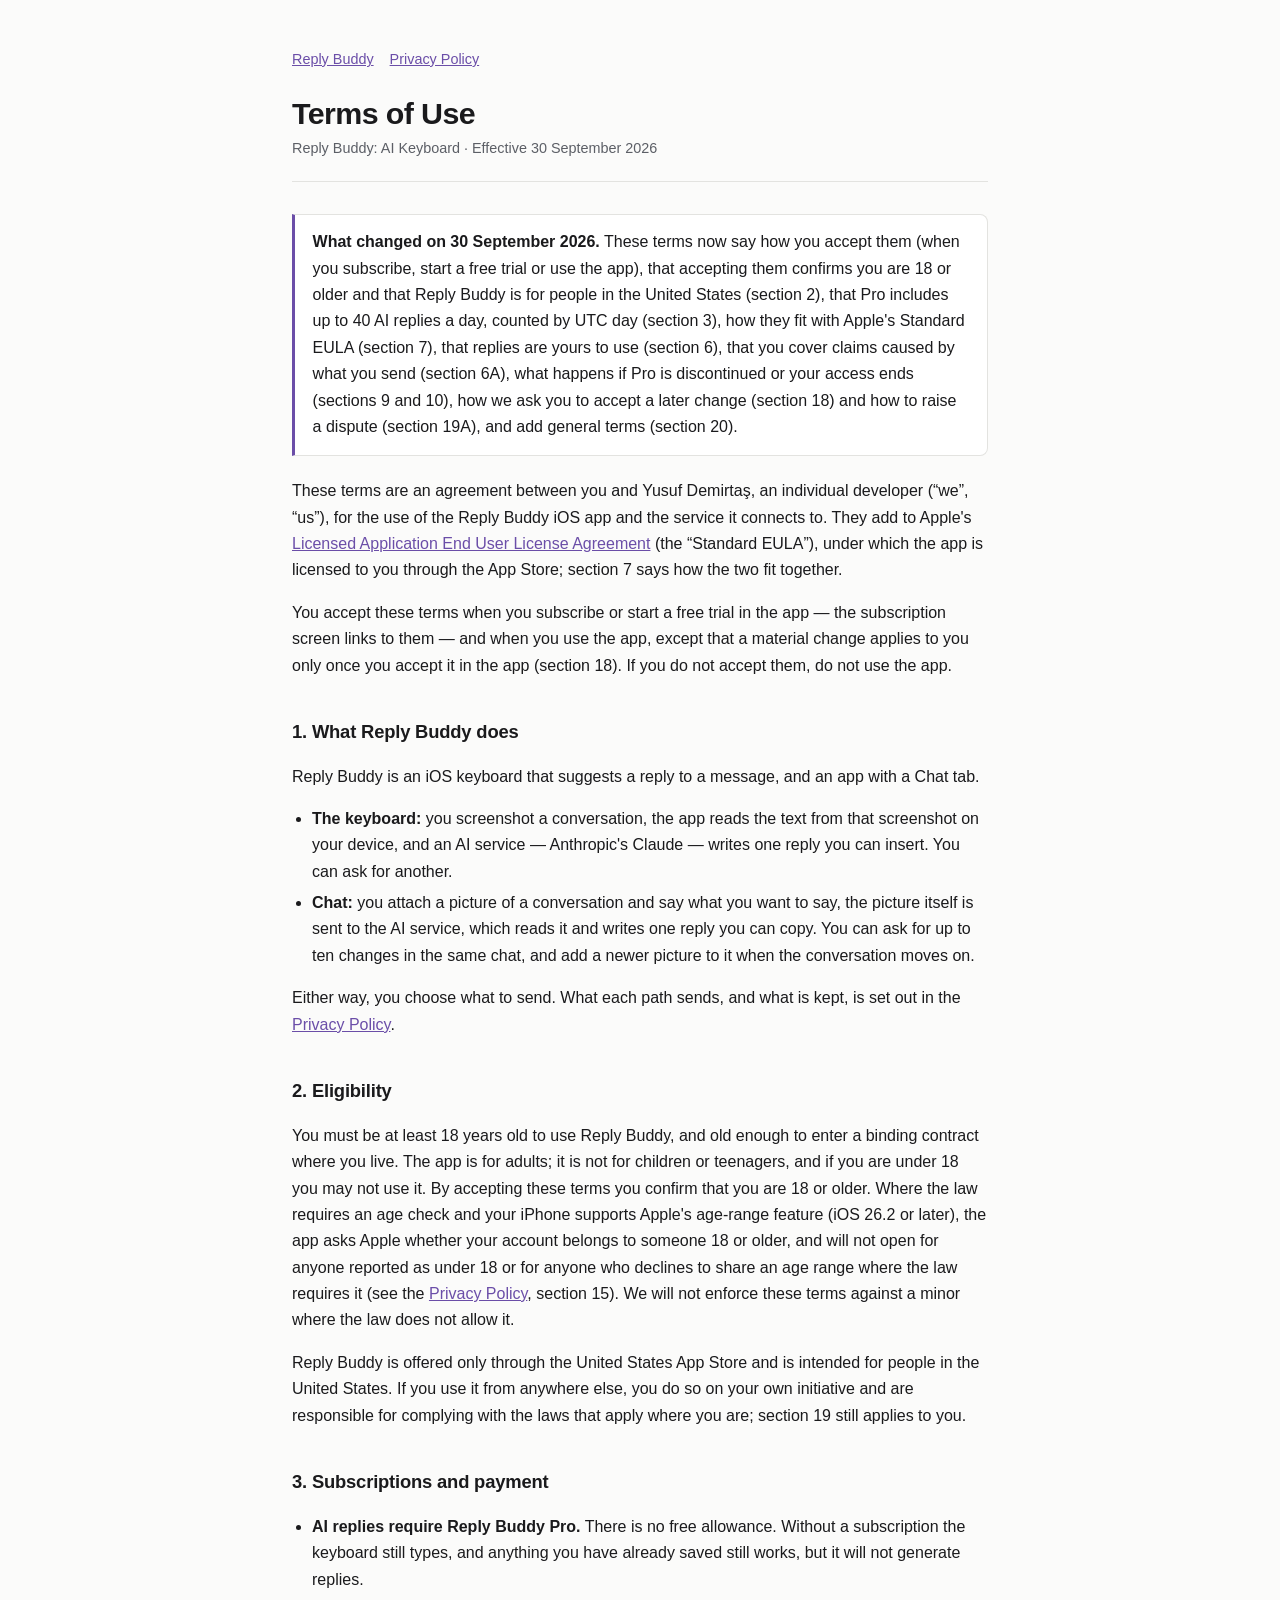
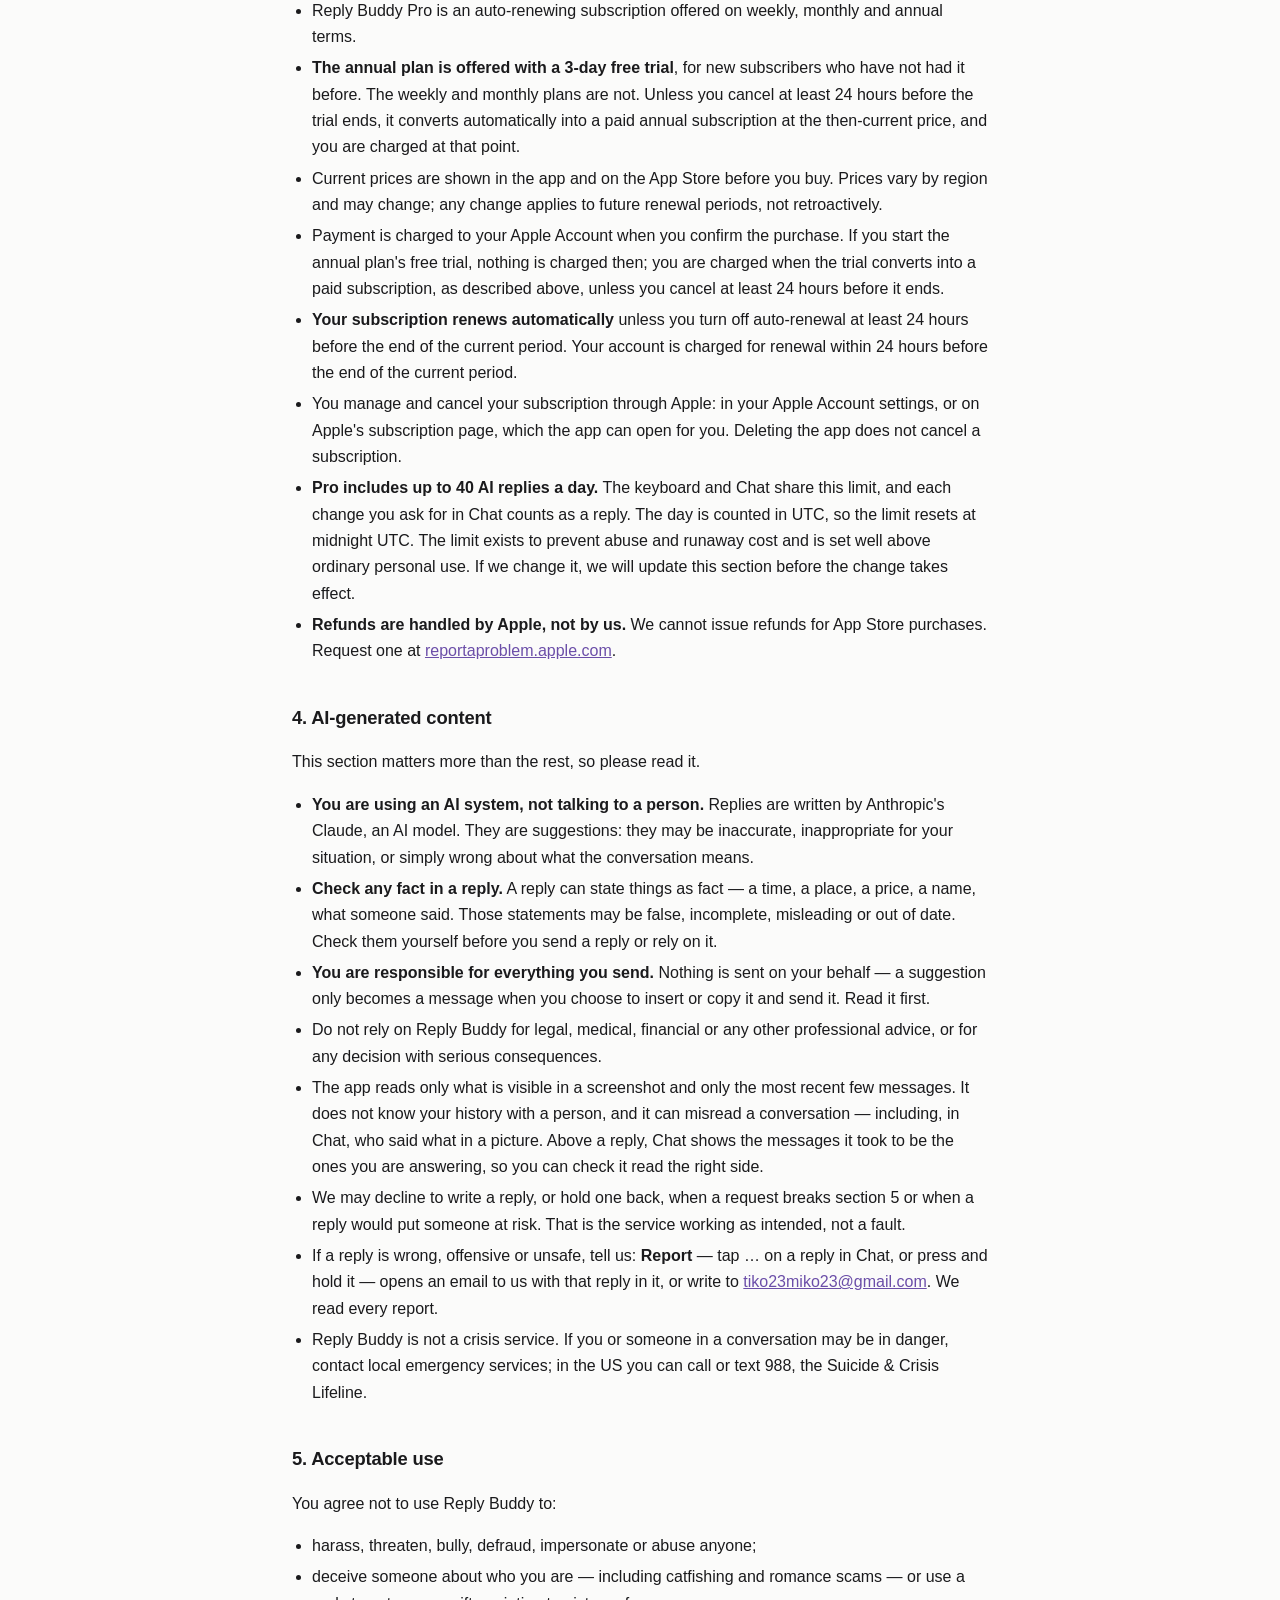
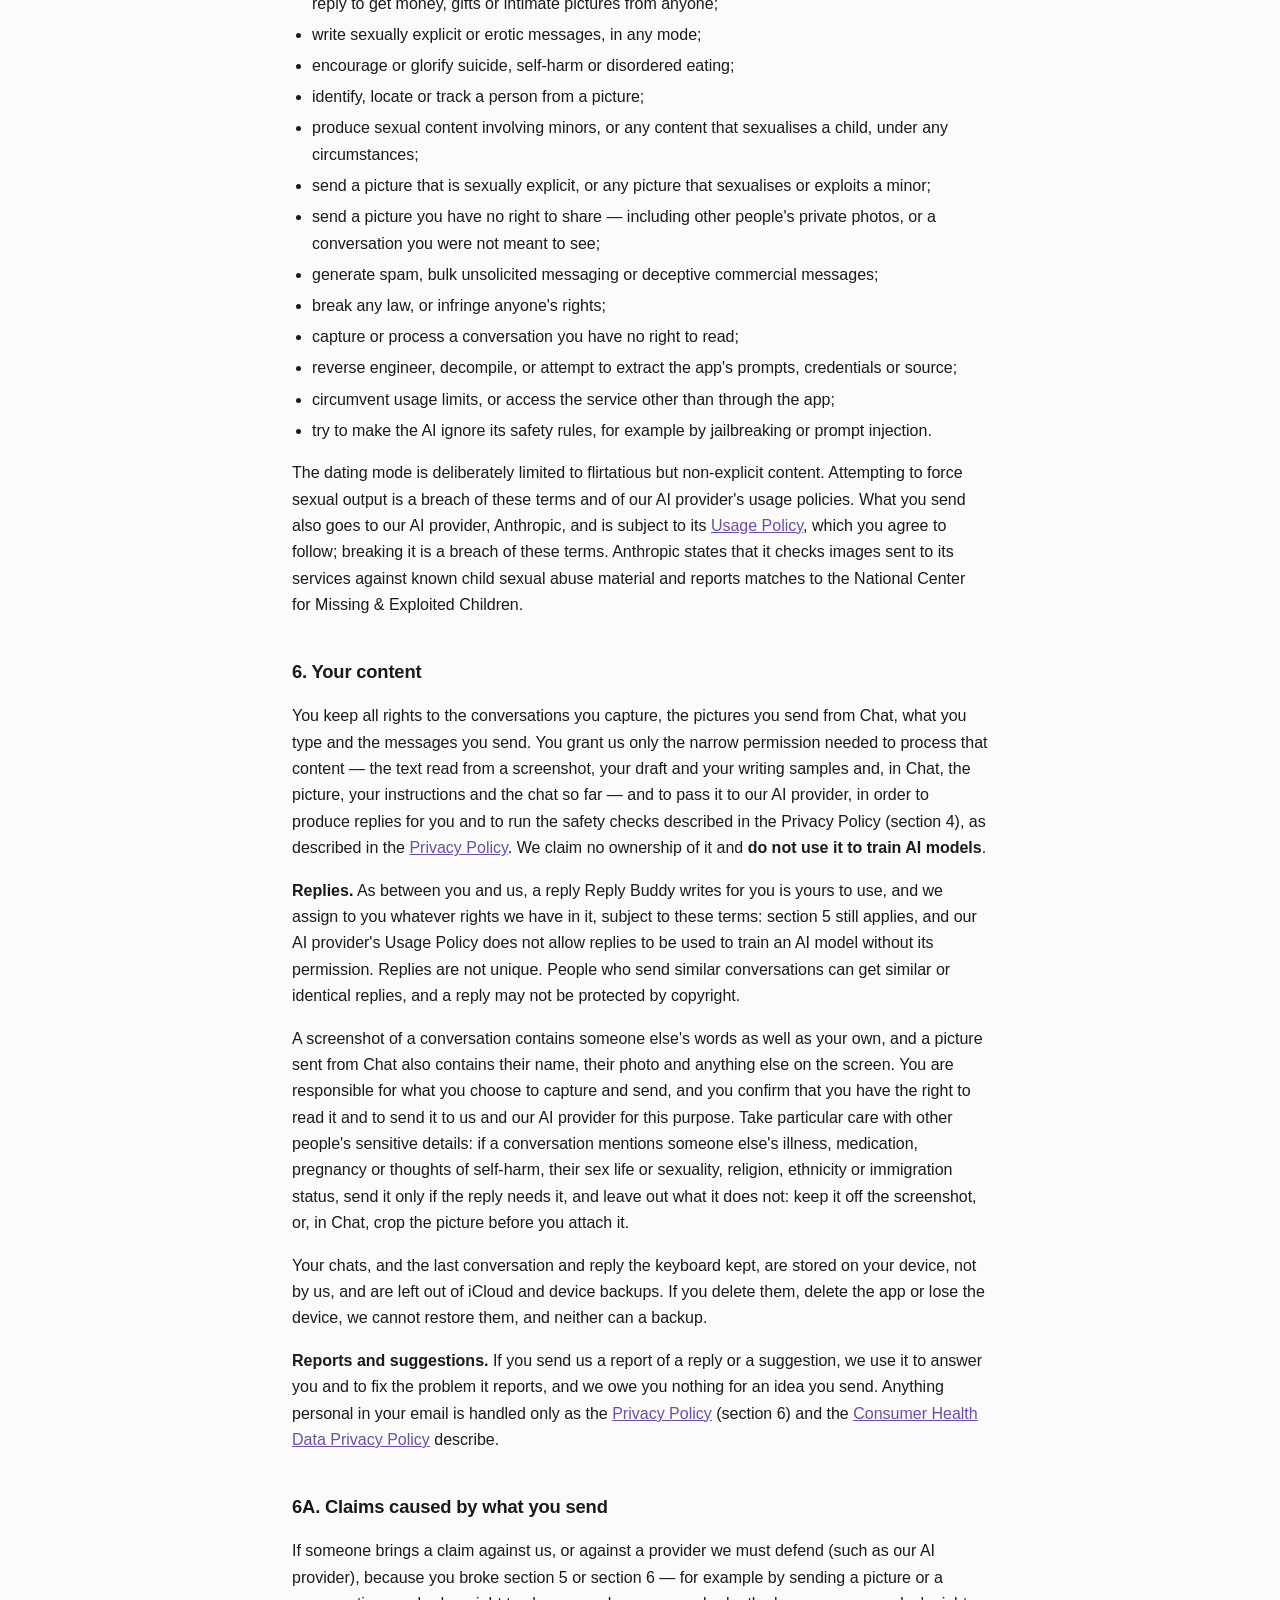
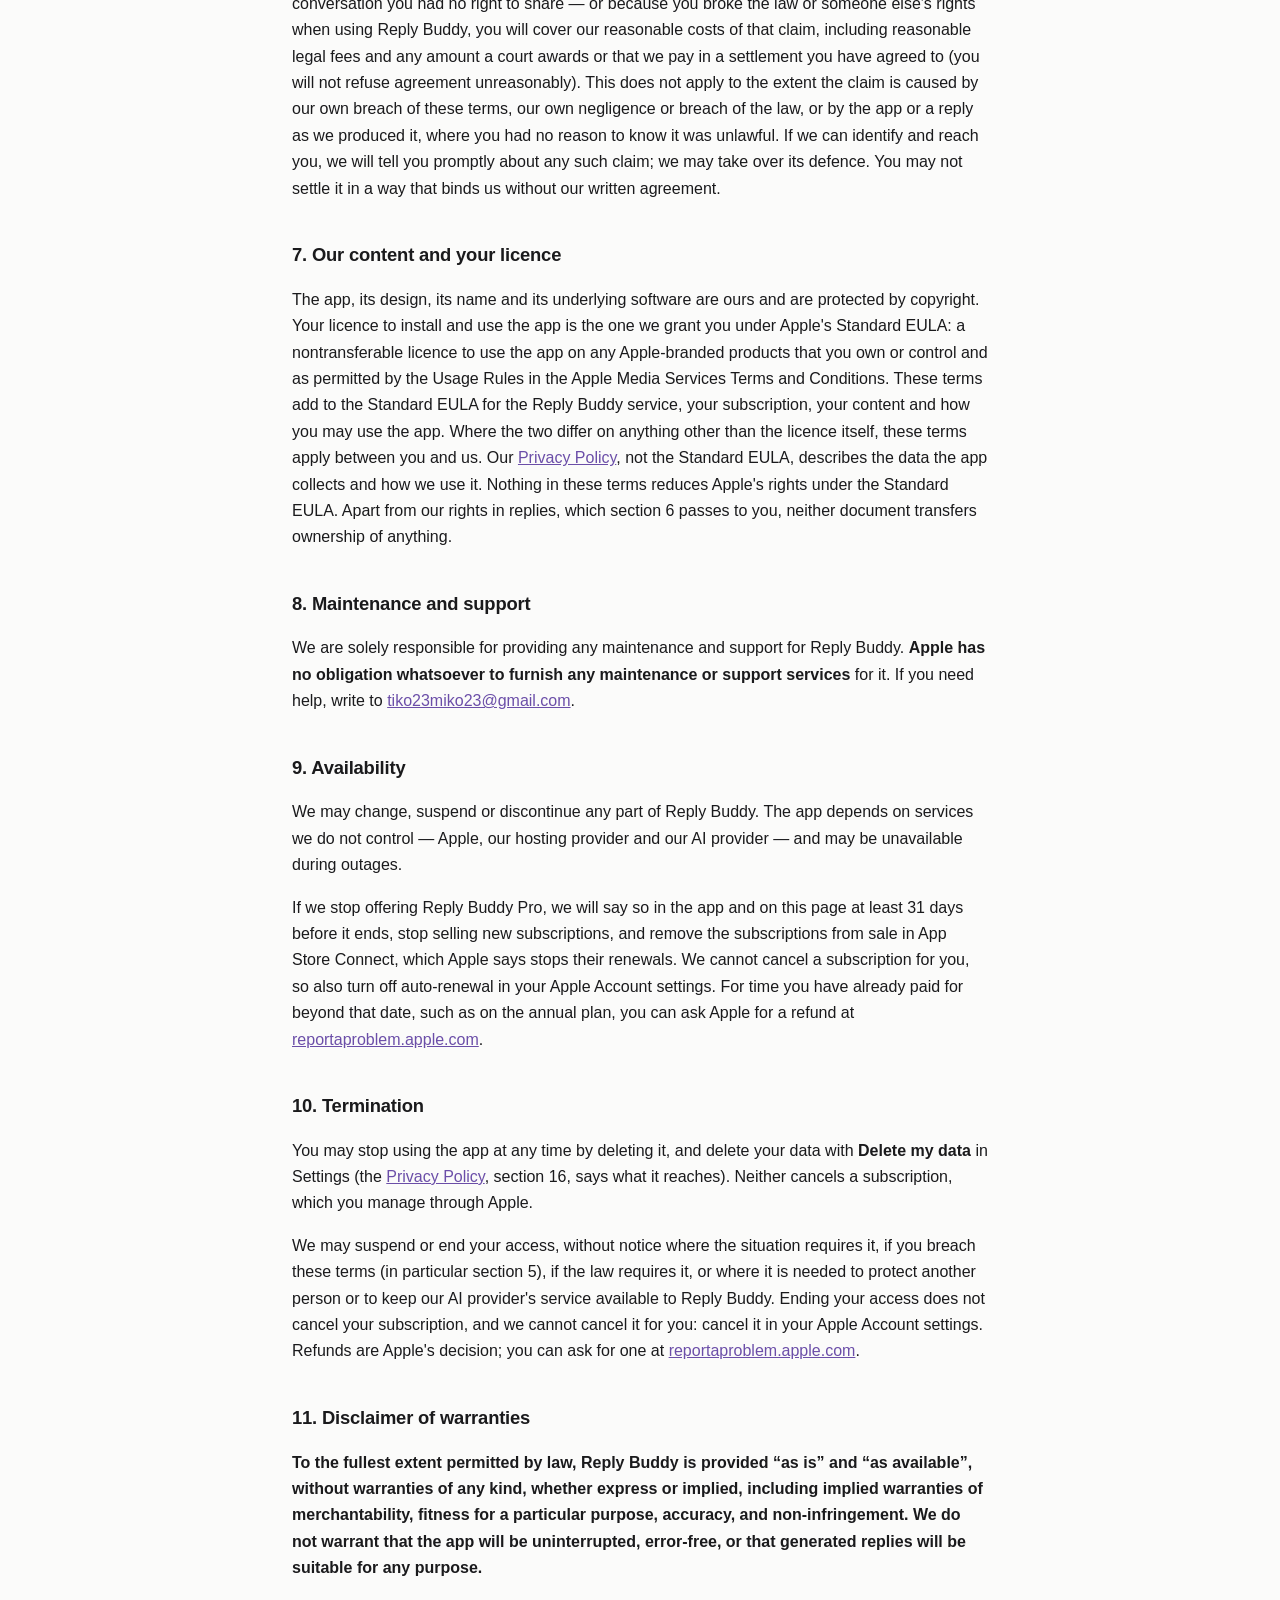
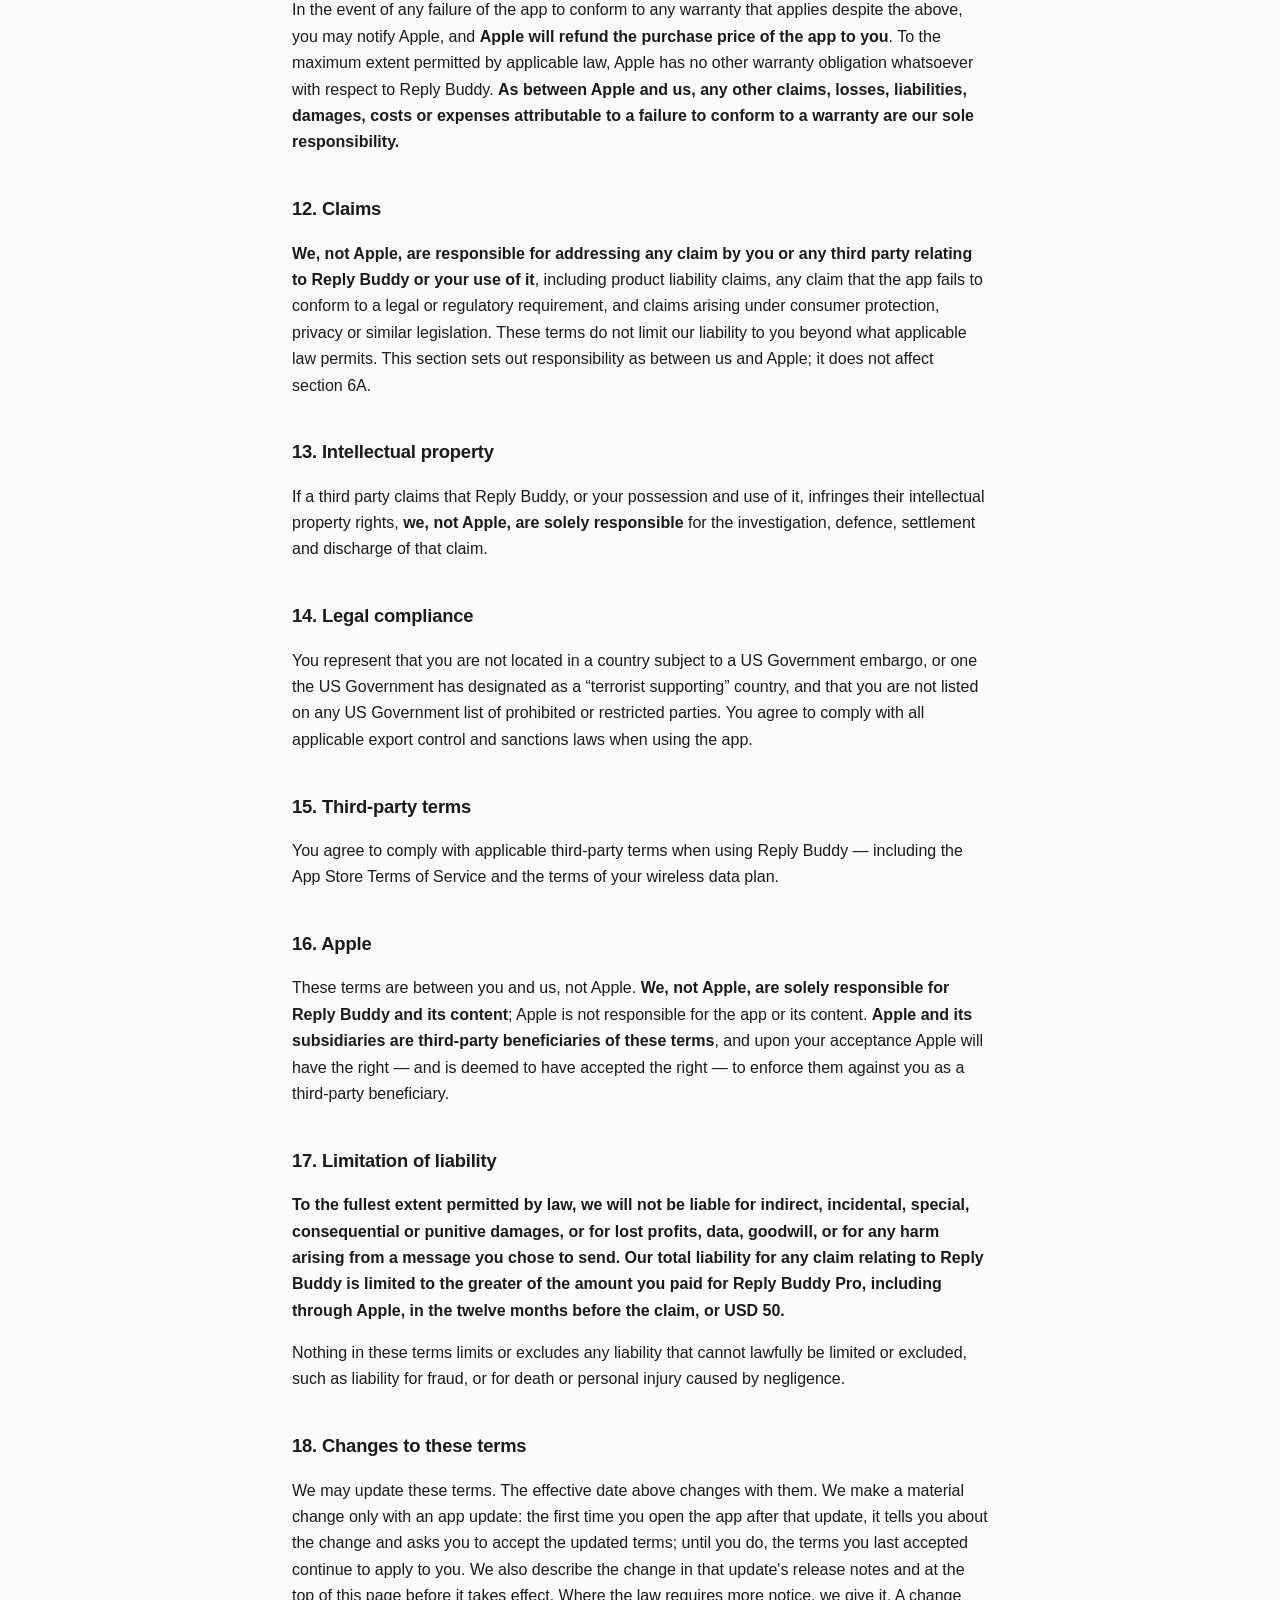
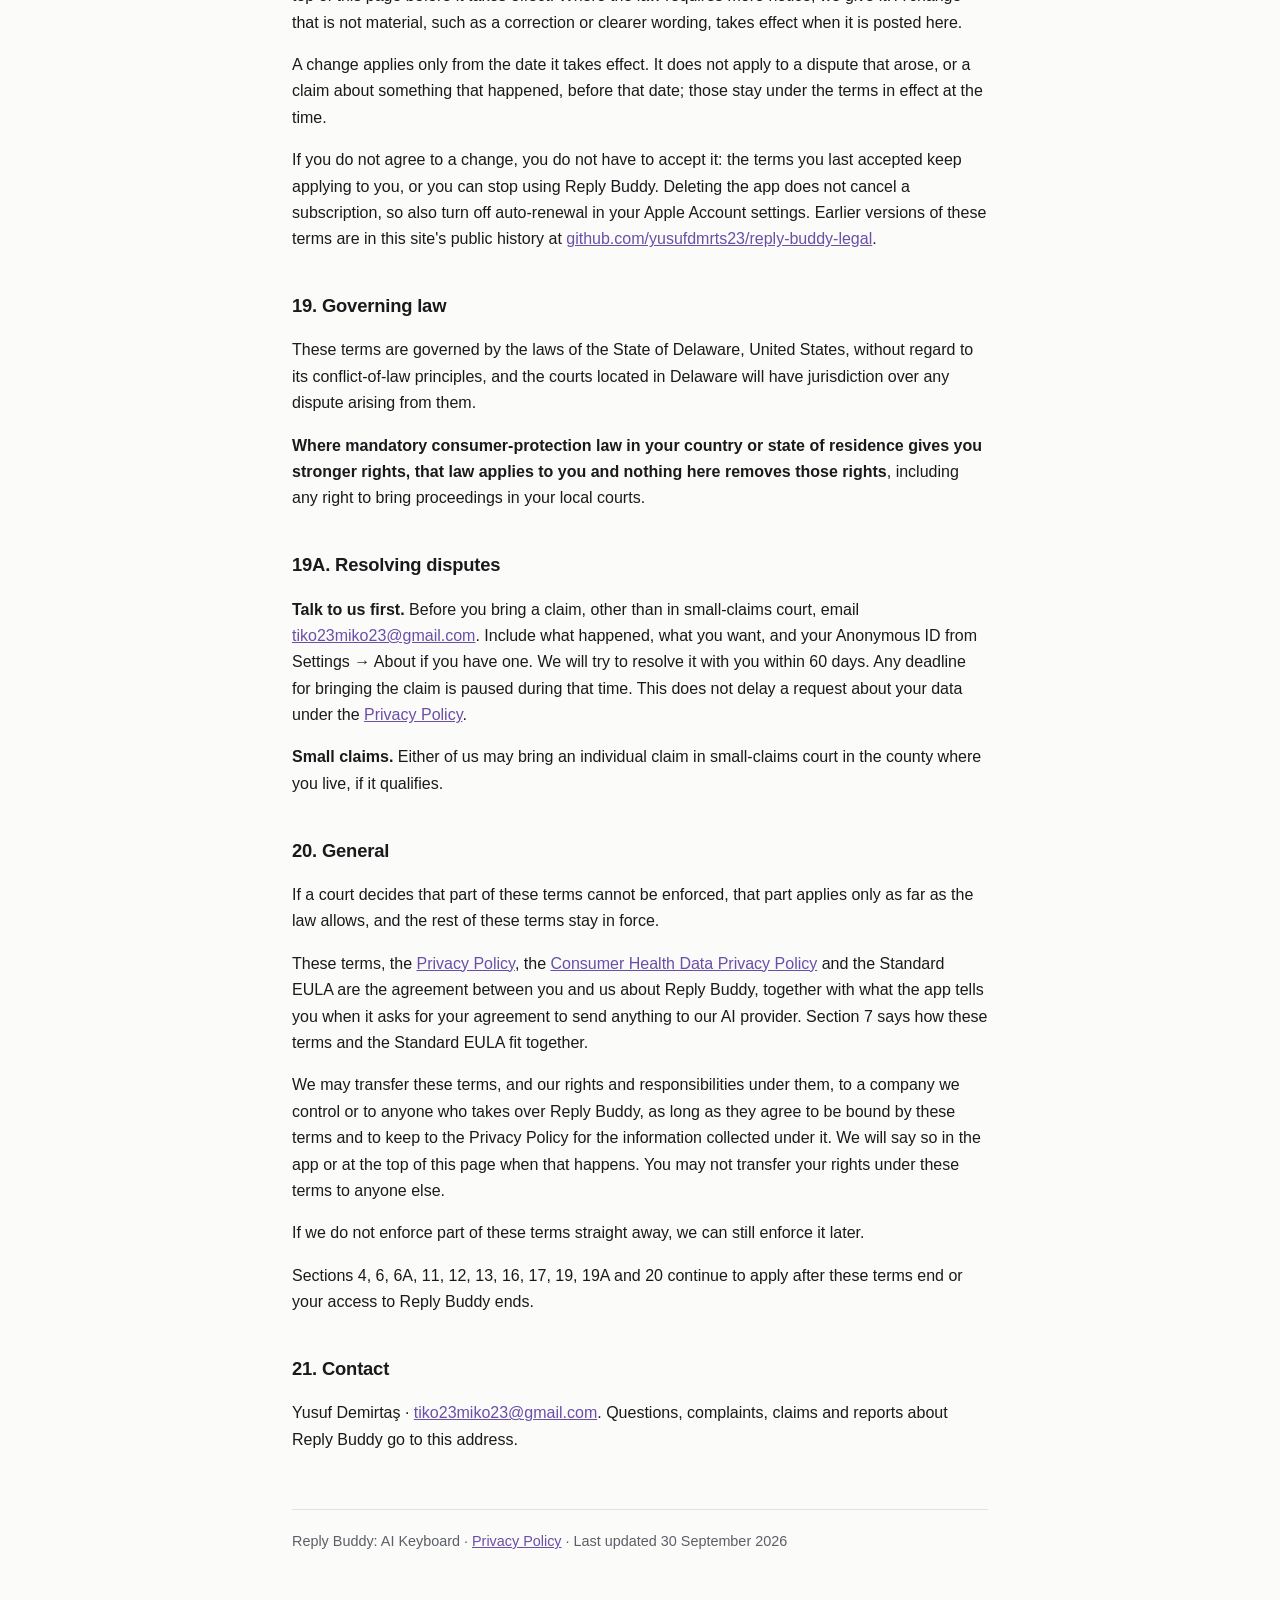
<file: terms.html>
<!DOCTYPE html>
<html lang="en">
<head>
<meta charset="utf-8">
<meta name="viewport" content="width=device-width, initial-scale=1">
<title>Terms of Use · Reply Buddy</title>
<link rel="stylesheet" href="style.css">
</head>
<body>
<div class="wrap">
<nav class="top"><a href="./">Reply Buddy</a><a href="privacy.html">Privacy Policy</a></nav>

<header>
  <h1>Terms of Use</h1>
  <p class="meta">Reply Buddy: AI Keyboard · Effective 30 September 2026</p>
</header>

<div class="note">
  <p><strong>What changed on 30 September 2026.</strong> These terms now say how you accept them (when you
  subscribe, start a free trial or use the app), that accepting them
  confirms you are 18 or older and that Reply Buddy is for people in the United States (section 2), that
  Pro includes up to 40 AI replies a day, counted by UTC day (section 3), how they fit with Apple's
  Standard EULA (section 7), that replies are yours to use
  (section 6), that you cover claims caused by what you send (section 6A), what happens if Pro is
  discontinued or your access ends (sections 9 and 10), how we ask you to accept a later change
  (section 18) and how to raise a dispute (section 19A), and add general terms (section 20).</p>
</div>

<p>These terms are an agreement between you and Yusuf Demirtaş, an individual developer
(&ldquo;we&rdquo;, &ldquo;us&rdquo;), for the use of the Reply Buddy iOS app and the service it connects
to. They add to Apple's
<a href="https://www.apple.com/legal/internet-services/itunes/dev/stdeula/">Licensed Application End User
License Agreement</a> (the &ldquo;Standard EULA&rdquo;), under which the app is licensed to you through
the App Store; section 7 says how the two fit together.</p>

<p>You accept these terms when you subscribe or start a free trial in the app — the subscription screen
links to them — and when you use the app,
except that a material change applies to you only once you accept it in the app (section 18). If you do
not accept them, do not use the app.</p>

<h2>1. What Reply Buddy does</h2>
<p>Reply Buddy is an iOS keyboard that suggests a reply to a message, and an app with a Chat tab.</p>
<ul>
  <li><strong>The keyboard:</strong> you screenshot a conversation, the app reads the text from that
      screenshot on your device, and an AI service — Anthropic's Claude — writes one reply you can insert.
      You can ask for another.</li>
  <li><strong>Chat:</strong> you attach a picture of a conversation and say what you want to say, the
      picture itself is sent to the AI service, which reads it and writes one reply you can copy. You
      can ask for up to ten changes in the same chat, and add a newer picture to it when the
      conversation moves on.</li>
</ul>
<p>Either way, you choose what to send. What each path sends, and what is kept, is set out in the
<a href="privacy.html">Privacy Policy</a>.</p>

<h2>2. Eligibility</h2>
<p>You must be at least 18 years old to use Reply Buddy, and old enough to enter a binding contract where
you live. The app is for adults; it is not for children or teenagers, and if you are under 18 you may not
use it. By accepting these terms you confirm that you are 18 or older. Where the law requires an age check and your iPhone supports Apple's age-range feature (iOS 26.2
or later), the app asks Apple whether your account belongs to someone 18 or older, and will not open for
anyone reported as under 18 or for anyone who declines to share an age range where the law requires it
(see the
<a href="privacy.html">Privacy Policy</a>, section 15). We will not enforce these terms against a minor
where the law does not allow it.</p>
<p>Reply Buddy is offered only through the United States App Store and is intended for people in the
United States. If you use it from anywhere else, you do so on your own initiative and are responsible
for complying with the laws that apply where you are; section 19 still applies to you.</p>

<h2>3. Subscriptions and payment</h2>
<ul>
  <li><strong>AI replies require Reply Buddy Pro.</strong> There is no free allowance. Without a
      subscription the keyboard still types, and anything you have already saved still works, but it
      will not generate replies.</li>
  <li>Reply Buddy Pro is an auto-renewing subscription offered on weekly, monthly and annual
      terms.</li>
  <li><strong>The annual plan is offered with a 3-day free trial</strong>, for new subscribers who
      have not had it before. The weekly and monthly plans are not. Unless you cancel at least 24
      hours before the trial ends, it converts automatically into a paid annual subscription at the
      then-current price, and you are charged at that point.</li>
  <li>Current prices are shown in the app and on the App Store before you buy. Prices vary by region
      and may change; any change applies to future renewal periods, not retroactively.</li>
  <li>Payment is charged to your Apple Account when you confirm the purchase. If you start the annual
      plan's free trial, nothing is charged then; you are charged when the trial converts into a paid
      subscription, as described above, unless you cancel at least 24 hours before it ends.</li>
  <li><strong>Your subscription renews automatically</strong> unless you turn off auto-renewal at
      least 24 hours before the end of the current period. Your account is charged for renewal within
      24 hours before the end of the current period.</li>
  <li>You manage and cancel your subscription through Apple: in your Apple Account settings, or on
      Apple's subscription page, which the app can open for you. Deleting the app does not cancel a
      subscription.</li>
  <li><strong>Pro includes up to 40 AI replies a day.</strong> The keyboard and Chat share this limit,
      and each change you ask for in Chat counts as a reply. The day is counted in UTC, so the limit
      resets at midnight UTC. The limit exists to prevent abuse and runaway cost and is set well above
      ordinary personal use. If we change it, we will update this section before the change takes
      effect.</li>
  <li><strong>Refunds are handled by Apple, not by us.</strong> We cannot issue refunds for App Store
      purchases. Request one at
      <a href="https://reportaproblem.apple.com">reportaproblem.apple.com</a>.</li>
</ul>

<h2>4. AI-generated content</h2>
<p>This section matters more than the rest, so please read it.</p>
<ul>
  <li><strong>You are using an AI system, not talking to a person.</strong> Replies are written by
      Anthropic's Claude, an AI model. They are suggestions: they may be inaccurate, inappropriate for
      your situation, or simply wrong about what the conversation means.</li>
  <li><strong>Check any fact in a reply.</strong> A reply can state things as fact — a time, a place, a
      price, a name, what someone said. Those statements may be false, incomplete, misleading or out of
      date. Check them yourself before you send a reply or rely on it.</li>
  <li><strong>You are responsible for everything you send.</strong> Nothing is sent on your behalf —
      a suggestion only becomes a message when you choose to insert or copy it and send it. Read it
      first.</li>
  <li>Do not rely on Reply Buddy for legal, medical, financial or any other professional advice, or for
      any decision with serious consequences.</li>
  <li>The app reads only what is visible in a screenshot and only the most recent few messages. It does
      not know your history with a person, and it can misread a conversation — including, in Chat,
      who said what in a picture. Above a reply, Chat shows the messages it took to be the ones you are
      answering, so you can check it read the right side.</li>
  <li>We may decline to write a reply, or hold one back, when a request breaks section 5 or when a
      reply would put someone at risk. That is the service working as intended, not a fault.</li>
  <li>If a reply is wrong, offensive or unsafe, tell us: <strong>Report</strong> — tap … on a reply in Chat, or press
      and hold it — opens an email to us with that reply in it, or write to
      <a href="mailto:tiko23miko23@gmail.com">tiko23miko23@gmail.com</a>. We read every report.</li>
  <li>Reply Buddy is not a crisis service. If you or someone in a conversation may be in danger, contact
      local emergency services; in the US you can call or text 988, the Suicide &amp; Crisis
      Lifeline.</li>
</ul>

<h2>5. Acceptable use</h2>
<p>You agree not to use Reply Buddy to:</p>
<ul>
  <li>harass, threaten, bully, defraud, impersonate or abuse anyone;</li>
  <li>deceive someone about who you are — including catfishing and romance scams — or use a reply to
      get money, gifts or intimate pictures from anyone;</li>
  <li>write sexually explicit or erotic messages, in any mode;</li>
  <li>encourage or glorify suicide, self-harm or disordered eating;</li>
  <li>identify, locate or track a person from a picture;</li>
  <li>produce sexual content involving minors, or any content that sexualises a child, under any
      circumstances;</li>
  <li>send a picture that is sexually explicit, or any picture that sexualises or exploits a minor;</li>
  <li>send a picture you have no right to share — including other people's private photos, or a
      conversation you were not meant to see;</li>
  <li>generate spam, bulk unsolicited messaging or deceptive commercial messages;</li>
  <li>break any law, or infringe anyone's rights;</li>
  <li>capture or process a conversation you have no right to read;</li>
  <li>reverse engineer, decompile, or attempt to extract the app's prompts, credentials or source;</li>
  <li>circumvent usage limits, or access the service other than through the app;</li>
  <li>try to make the AI ignore its safety rules, for example by jailbreaking or prompt injection.</li>
</ul>
<p>The dating mode is deliberately limited to flirtatious but non-explicit content. Attempting to force
sexual output is a breach of these terms and of our AI provider's usage policies. What you send also goes to
our AI provider, Anthropic, and is subject to its
<a href="https://www.anthropic.com/legal/aup">Usage Policy</a>, which you agree to follow; breaking it is a
breach of these terms. Anthropic states that it checks images sent to its services against known child
sexual abuse material and reports matches to the National Center for Missing &amp; Exploited
Children.</p>

<h2>6. Your content</h2>
<p>You keep all rights to the conversations you capture, the pictures you send from Chat, what you type
and the messages you send. You grant us only the narrow permission needed to process that content —
the text read from a screenshot, your draft and your writing samples and, in Chat, the picture, your
instructions and the chat so far — and to pass it to our AI provider, in order to produce replies for
you and to run the safety checks described in the Privacy Policy (section 4), as described in the
<a href="privacy.html">Privacy Policy</a>. We claim no ownership of it and <strong>do not use it to
train AI models</strong>.</p>

<p><strong>Replies.</strong> As between you and us, a reply Reply Buddy writes for you is yours to use,
and we assign to you whatever rights we have in it, subject to these terms: section 5 still applies, and
our AI provider's Usage Policy does not allow replies to be used to train an AI model without its
permission. Replies are not
unique. People who send similar conversations can get similar or identical replies, and a reply may not
be protected by copyright.</p>

<p>A screenshot of a conversation contains someone else's words as well as your own, and a picture sent
from Chat also contains their name, their photo and anything else on the screen. You are responsible
for what you choose to capture and send, and you confirm that you have the right to read it and to
send it to us and our AI provider for this purpose. Take particular care with other people's
sensitive details: if a conversation mentions someone else's illness, medication, pregnancy or thoughts
of self-harm, their sex life or sexuality, religion, ethnicity or immigration status, send it only if the
reply needs it, and leave out what it does not: keep it off the screenshot, or, in Chat, crop the
picture before you attach it.</p>

<p>Your chats, and the last conversation and reply the keyboard kept, are stored on your device, not by
us, and are left out of iCloud and device backups. If you delete them, delete the app or lose the
device, we cannot restore them, and neither can a backup.</p>

<p><strong>Reports and suggestions.</strong> If you send us a report of a reply or a suggestion, we use it
to answer you and to fix the problem it reports, and we owe you nothing for an idea you send. Anything
personal in your email is handled only as the
<a href="privacy.html">Privacy Policy</a> (section 6) and the
<a href="consumer-health-data.html">Consumer Health Data Privacy Policy</a> describe.</p>

<h2>6A. Claims caused by what you send</h2>
<p>If someone brings a claim against us, or against a provider we must defend (such as our AI provider),
because you broke section 5 or section 6 — for example by sending a picture or a conversation you had no
right to share — or because you broke the law or someone else's rights when using Reply Buddy, you will
cover our reasonable costs of that claim, including reasonable legal fees and any amount a court awards
or that we pay in a settlement you have agreed to (you will not refuse agreement unreasonably). This does
not apply to the extent the claim is caused by our own breach of these terms, our own negligence or
breach of the law, or by the app or a reply as we produced it, where you had no reason to know it was
unlawful. If we can identify and reach you, we will tell you promptly about any such claim; we may take
over its defence. You may not
settle it in a way that binds us without our written agreement.</p>

<h2>7. Our content and your licence</h2>
<p>The app, its design, its name and its underlying software are ours and are protected by copyright.
Your licence to install and use the app is the one we grant you under Apple's Standard EULA: a
nontransferable licence to use the app on any Apple-branded products that you own or control and as
permitted by the Usage Rules in the Apple Media Services Terms and Conditions. These
terms add to the Standard EULA for the Reply Buddy service, your subscription, your content and how you
may use the app. Where the two differ on anything other than the licence itself, these terms apply
between you and us. Our <a href="privacy.html">Privacy Policy</a>, not the Standard EULA, describes the
data the app collects and how we use it. Nothing in these terms reduces Apple's rights under the
Standard EULA. Apart from our rights in replies, which section 6 passes to you, neither document
transfers ownership of anything.</p>

<h2>8. Maintenance and support</h2>
<p>We are solely responsible for providing any maintenance and support for Reply Buddy.
<strong>Apple has no obligation whatsoever to furnish any maintenance or support services</strong> for
it. If you need help, write to
<a href="mailto:tiko23miko23@gmail.com">tiko23miko23@gmail.com</a>.</p>

<h2>9. Availability</h2>
<p>We may change, suspend or discontinue any part of Reply Buddy. The app depends on services we do not
control — Apple, our hosting provider and our AI provider — and may be unavailable during outages.</p>
<p>If we stop offering Reply Buddy Pro, we will say so in the app and on this page at least 31 days
before it ends, stop selling new subscriptions, and remove the subscriptions from sale in App Store
Connect, which Apple says stops their renewals. We cannot cancel a subscription for you, so also turn off
auto-renewal in your Apple Account settings. For time you have already paid for beyond that date, such
as on the annual plan, you can ask Apple for a refund at
<a href="https://reportaproblem.apple.com">reportaproblem.apple.com</a>.</p>

<h2>10. Termination</h2>
<p>You may stop using the app at any time by deleting it, and delete your data with <strong>Delete my
data</strong> in Settings (the <a href="privacy.html">Privacy Policy</a>, section 16, says what it
reaches). Neither cancels a subscription, which you manage through Apple.</p>
<p>We may suspend or end your access, without notice where the situation requires it, if you breach
these terms (in particular section 5), if the law requires it, or where it is needed to protect another
person or to keep our AI provider's service available to Reply Buddy. Ending your access does not cancel
your subscription, and we cannot cancel it for you: cancel it in your Apple Account settings. Refunds are
Apple's decision; you can ask for one at
<a href="https://reportaproblem.apple.com">reportaproblem.apple.com</a>.</p>

<h2>11. Disclaimer of warranties</h2>
<p><strong>To the fullest extent permitted by law, Reply Buddy is provided &ldquo;as is&rdquo; and
&ldquo;as available&rdquo;, without warranties of any kind, whether express or implied, including
implied warranties of merchantability, fitness for a particular purpose, accuracy, and
non-infringement. We do not warrant that the app will be uninterrupted, error-free, or that generated
replies will be suitable for any purpose.</strong></p>

<p>In the event of any failure of the app to conform to any warranty that applies despite the above,
you may notify Apple, and <strong>Apple will refund the purchase price of the app to you</strong>. To
the maximum extent permitted by applicable law, Apple has no other warranty obligation whatsoever with
respect to Reply Buddy. <strong>As between Apple and us, any other claims, losses, liabilities,
damages, costs or expenses attributable to a failure to conform to a warranty are our sole
responsibility.</strong></p>

<h2>12. Claims</h2>
<p><strong>We, not Apple, are responsible for addressing any claim by you or any third party relating
to Reply Buddy or your use of it</strong>, including product liability claims, any claim that the app
fails to conform to a legal or regulatory requirement, and claims arising under consumer protection,
privacy or similar legislation. These terms do not limit our liability to you beyond what applicable
law permits. This section sets out responsibility as between us and Apple; it does not affect
section 6A.</p>

<h2>13. Intellectual property</h2>
<p>If a third party claims that Reply Buddy, or your possession and use of it, infringes their
intellectual property rights, <strong>we, not Apple, are solely responsible</strong> for the
investigation, defence, settlement and discharge of that claim.</p>

<h2>14. Legal compliance</h2>
<p>You represent that you are not located in a country subject to a US Government embargo, or one the
US Government has designated as a &ldquo;terrorist supporting&rdquo; country, and that you are not
listed on any US Government list of prohibited or restricted parties. You agree to comply with all
applicable export control and sanctions laws when using the app.</p>

<h2>15. Third-party terms</h2>
<p>You agree to comply with applicable third-party terms when using Reply Buddy — including the App
Store Terms of Service and the terms of your wireless data plan.</p>

<h2>16. Apple</h2>
<p>These terms are between you and us, not Apple. <strong>We, not Apple, are solely responsible for
Reply Buddy and its content</strong>; Apple is not responsible for the app or its content.
<strong>Apple and its subsidiaries are third-party beneficiaries of these terms</strong>, and upon your
acceptance Apple will have the right — and is deemed to have accepted the right — to enforce them
against you as a third-party beneficiary.</p>

<h2>17. Limitation of liability</h2>
<p><strong>To the fullest extent permitted by law, we will not be liable for indirect, incidental, special,
consequential or punitive damages, or for lost profits, data, goodwill, or for any harm arising from a
message you chose to send. Our total liability for any claim relating to Reply Buddy is limited
to the greater of the amount you paid for Reply Buddy Pro, including through Apple, in the twelve months
before the claim, or USD&nbsp;50.</strong></p>
<p>Nothing in these terms limits or excludes any liability that cannot lawfully be limited or excluded,
such as liability for fraud, or for death or personal injury caused by negligence.</p>

<h2>18. Changes to these terms</h2>
<p>We may update these terms. The effective date above changes with them. We make a material change only
with an app update: the first time you open the app after that update, it tells you about the change and
asks you to accept the updated terms; until you do, the terms you last accepted continue to apply to you.
We also describe the change in that update's release notes and at the top of
this page before it takes effect. Where the law requires more notice, we give it. A change that is not
material, such as a correction or clearer wording, takes effect when it is posted here.</p>
<p>A change applies only from the date it takes effect. It does not apply to a dispute that arose, or a
claim about something that happened, before that date; those stay under the terms in effect at the
time.</p>
<p>If you do not agree to a change, you do not have to accept it: the terms you last accepted keep
applying to you, or you can stop using Reply Buddy. Deleting the app does not cancel a subscription, so
also turn off auto-renewal in your Apple Account settings. Earlier versions of these terms are in this
site's public history at
<a href="https://github.com/yusufdmrts23/reply-buddy-legal/commits/main/terms.html">github.com/yusufdmrts23/reply-buddy-legal</a>.</p>

<h2>19. Governing law</h2>
<p>These terms are governed by the laws of the State of Delaware, United States, without regard to its
conflict-of-law principles, and the courts located in Delaware will have jurisdiction over any dispute
arising from them.</p>
<p><strong>Where mandatory consumer-protection law in your country or state of residence gives you
stronger rights, that law applies to you and nothing here removes those rights</strong>, including any
right to bring proceedings in your local courts.</p>

<h2>19A. Resolving disputes</h2>
<p><strong>Talk to us first.</strong> Before you bring a claim, other than in small-claims court, email
<a href="mailto:tiko23miko23@gmail.com">tiko23miko23@gmail.com</a>. Include what happened, what you want,
and your Anonymous ID from Settings → About if you have one. We will try to resolve it with you within
60 days. Any deadline for bringing the claim is paused during that time. This does not delay a request
about your data under the <a href="privacy.html">Privacy Policy</a>.</p>
<p><strong>Small claims.</strong> Either of us may bring an individual claim in small-claims court in the
county where you live, if it qualifies.</p>

<h2>20. General</h2>
<p>If a court decides that part of these terms cannot be enforced, that part applies only as far as the
law allows, and the rest of these terms stay in force.</p>
<p>These terms, the <a href="privacy.html">Privacy Policy</a>, the
<a href="consumer-health-data.html">Consumer Health Data Privacy Policy</a> and the Standard EULA are the
agreement between you and us about Reply Buddy, together with what the app tells you when it asks for
your agreement to send anything to our AI provider. Section 7 says how these terms and the Standard EULA
fit together.</p>
<p>We may transfer these terms, and our rights and responsibilities under them, to a company we control or
to anyone who takes over Reply Buddy, as long as they agree to be bound by these terms and to keep to the
Privacy Policy for the information collected under it. We will say so in the app or at the top of this
page when that happens. You may not transfer your rights under these terms to anyone else.</p>
<p>If we do not enforce part of these terms straight away, we can still enforce it later.</p>
<p>Sections 4, 6, 6A, 11, 12, 13, 16, 17, 19, 19A and 20 continue to apply after these terms end or your
access to Reply Buddy ends.</p>

<h2>21. Contact</h2>
<p>Yusuf Demirtaş · <a href="mailto:tiko23miko23@gmail.com">tiko23miko23@gmail.com</a>. Questions,
complaints, claims and reports about Reply Buddy go to this address.</p>

<footer>
  <p class="meta">Reply Buddy: AI Keyboard · <a href="privacy.html">Privacy Policy</a> · Last updated
  30 September 2026</p>
</footer>

</div>
</body>
</html>
</file>
<file: style.css>
:root {
  --bg: #fbfbfa; --fg: #1a1a1c; --muted: #5c5f66; --rule: #e3e3e0;
  --accent: #6b4ea8; --card: #ffffff;
}
@media (prefers-color-scheme: dark) {
  :root { --bg:#121214; --fg:#e8e8ea; --muted:#9a9ea6; --rule:#2a2a2e; --accent:#b39ae0; --card:#1a1a1d; }
}
* { box-sizing: border-box; }
body {
  margin: 0; background: var(--bg); color: var(--fg);
  font: 16px/1.65 -apple-system, BlinkMacSystemFont, "Segoe UI", Helvetica, Arial, sans-serif;
  -webkit-text-size-adjust: 100%;
}
.wrap { max-width: 46rem; margin: 0 auto; padding: 3rem 1.25rem 5rem; }
header { border-bottom: 1px solid var(--rule); padding-bottom: 1.25rem; margin-bottom: 2rem; }
h1 { font-size: 1.9rem; line-height: 1.15; margin: 0 0 .4rem; letter-spacing: -.02em; }
h2 { font-size: 1.15rem; margin: 2.4rem 0 .6rem; letter-spacing: -.01em; }
h3 { font-size: 1rem; margin: 1.5rem 0 .4rem; }
p, li { color: var(--fg); }
.meta { color: var(--muted); font-size: .9rem; margin: 0; }
a { color: var(--accent); }
ul { padding-left: 1.25rem; }
li { margin: .3rem 0; }
.note {
  background: var(--card); border: 1px solid var(--rule); border-left: 3px solid var(--accent);
  border-radius: 0 8px 8px 0; padding: .9rem 1.1rem; margin: 1.4rem 0;
}
.note p { margin: 0 0 .5rem; } .note p:last-child { margin: 0; }
table { width: 100%; border-collapse: collapse; margin: 1rem 0; font-size: .93rem; }
th, td { text-align: left; padding: .5rem .6rem; border-bottom: 1px solid var(--rule); vertical-align: top; }
th { font-weight: 600; color: var(--muted); font-size: .82rem; text-transform: uppercase; letter-spacing: .04em; }
.scroll { overflow-x: auto; }
footer { margin-top: 3.5rem; padding-top: 1.25rem; border-top: 1px solid var(--rule); color: var(--muted); font-size: .88rem; }
nav.top { margin-bottom: 1.5rem; font-size: .9rem; }
nav.top a { margin-right: 1rem; }
code { background: var(--card); border: 1px solid var(--rule); border-radius: 4px; padding: .08em .34em; font-size: .88em; }
</file>
